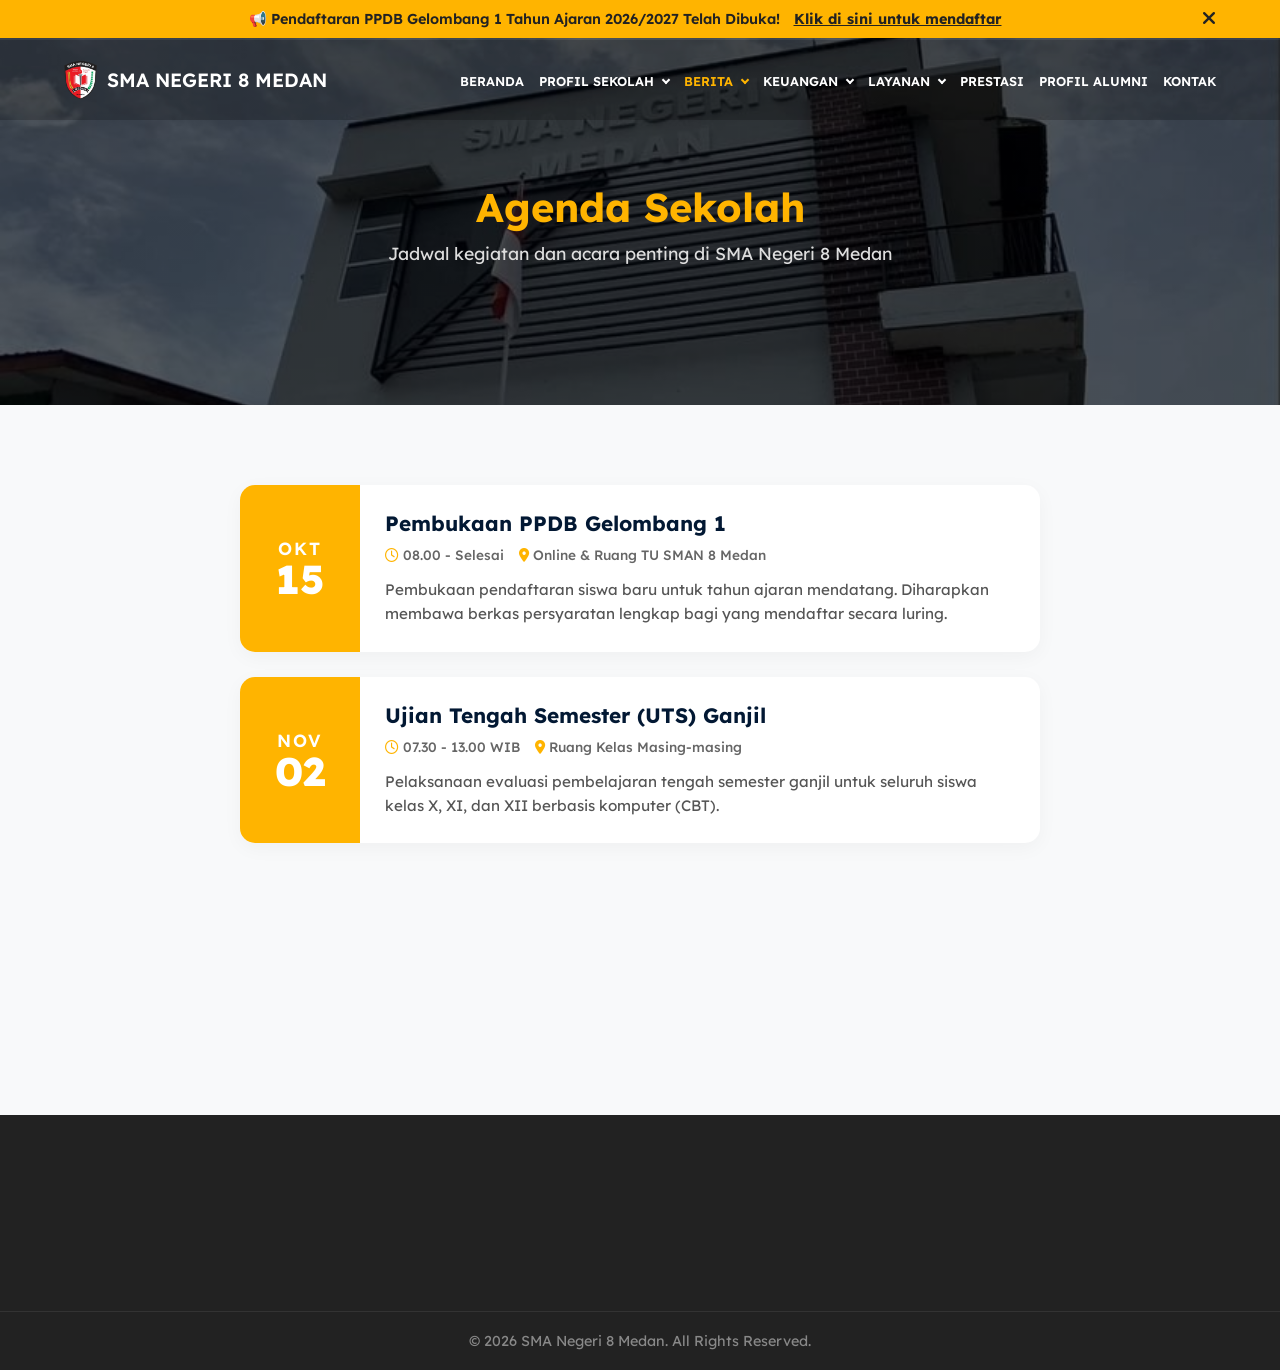
<file: pages/agenda.html>
<!DOCTYPE html>
<html lang="id">
<head>
    <meta charset="UTF-8">
    <meta name="viewport" content="width=device-width, initial-scale=1.0">
    <title>Agenda Sekolah - SMA Negeri 8 Medan</title>
    <link rel="stylesheet" href="../css/style.css">
    <link rel="stylesheet" href="../css/responsive.css">
    <link rel="preconnect" href="https://fonts.googleapis.com">
    <link rel="preconnect" href="https://fonts.gstatic.com" crossorigin>
    <link href="https://fonts.googleapis.com/css2?family=Baumans&family=Lexend:wght@100..900&display=swap" rel="stylesheet">
    <link rel="stylesheet" href="https://cdnjs.cloudflare.com/ajax/libs/font-awesome/6.4.0/css/all.min.css">
</head>
<body>

    <div class="alert-bar" id="alertBar">
        <p>📢 Pendaftaran PPDB Gelombang 1 Tahun Ajaran 2026/2027 Telah Dibuka! <a href="#">Klik di sini untuk mendaftar</a></p>
        <button id="closeAlert" class="close-alert" aria-label="Tutup Pengumuman"><i class="fa-solid fa-xmark"></i></button>
    </div>

    <header>
        <nav class="navbar">
            <div class="logo">
                <img src="../logo/smandel.png" alt="Logo">
                <span class="brand-text">SMA NEGERI 8 MEDAN</span>
            </div>

            <ul class="nav-links">
                <li><a href="../index.html">BERANDA</a></li> 
                
                <li class="dropdown">
                    <a href="#">PROFIL SEKOLAH <i class="arrow down"></i></a>
                    <ul class="dropdown-content">
                        <li><a href="sejarah.html">Sejarah</a></li>
                        <li><a href="visimisi.html">Visi & Misi</a></li>
                        <li><a href="kondisi.html">Kondisi Sekolah</a></li>
                        <li><a href="sarana-prasarana.html">Sarana Prasarana</a></li>
                        <li><a href="adiwiyata.html">Adiwiyata</a></li>
                        <li><a href="struktur-organisasi.html">Struktur Organisasi</a></li>
                        <li><a href="staff.html">Staff</a></li>
                    </ul>
                </li>
                <li class="dropdown">
                    <a href="#" style="color: #ffb400;">BERITA <i class="arrow down" style="border-color: #ffb400;"></i></a>
                    <ul class="dropdown-content">
                        <li><a href="berita.html">Berita Terbaru</a></li>
                        <li><a href="info-sekolah.html">Info Sekolah</a></li>
                        <li><a href="agenda.html">Agenda</a></li>
                        <li><a href="galery.html">Galery</a></li>
                    </ul>
                </li>
                <li class="dropdown"><a href="#">KEUANGAN <i class="arrow down"></i></a>
                    <ul class="dropdown-content">
                        <li><a href="keuangan.html">BOS</a></li><li><a href="keuangan.html">APBD</a></li><li><a href="keuangan.html">Komite</a></li>
                    </ul>
                </li>
                <li class="dropdown"><a href="#">LAYANAN <i class="arrow down"></i></a>
                    <ul class="dropdown-content">
                        <li><a href="ekstrakurikuler.html">Ekstrakurikuler</a></li>
                        <li><a href="kelas-layanan.html">Kelas Layanan</a></li>
                        <li><a href="lab-layanan.html">Laboratorium</a></li>
                        <li><a href="perpustakaan.html">Perpustakaan</a></li>
                    </ul>
                </li>
                <li><a href="../index.html#prestasi">PRESTASI</a></li>
                <li><a href="../index.html#alumni">PROFIL ALUMNI</a></li>
                <li><a href="../index.html#kontak">KONTAK</a></li>
            </ul>
        </nav>
    </header>

    <section class="page-header">
        <div class="page-header-content reveal">
            <h1>Agenda Sekolah</h1>
            <p>Jadwal kegiatan dan acara penting di SMA Negeri 8 Medan</p>
        </div>
    </section>

    <section class="section bg-light">
        <div class="container max-w-800">
            <div class="agenda-list">
                
                <div class="agenda-item reveal delay-1">
                    <div class="agenda-date">
                        <span class="month">OKT</span>
                        <span class="day">15</span>
                    </div>
                    <div class="agenda-info">
                        <h3>Pembukaan PPDB Gelombang 1</h3>
                        <div class="agenda-meta">
                            <span><i class="fa-regular fa-clock"></i> 08.00 - Selesai</span>
                            <span><i class="fa-solid fa-location-dot"></i> Online & Ruang TU SMAN 8 Medan</span>
                        </div>
                        <p>Pembukaan pendaftaran siswa baru untuk tahun ajaran mendatang. Diharapkan membawa berkas persyaratan lengkap bagi yang mendaftar secara luring.</p>
                    </div>
                </div>

                <div class="agenda-item reveal delay-2">
                    <div class="agenda-date">
                        <span class="month">NOV</span>
                        <span class="day">02</span>
                    </div>
                    <div class="agenda-info">
                        <h3>Ujian Tengah Semester (UTS) Ganjil</h3>
                        <div class="agenda-meta">
                            <span><i class="fa-regular fa-clock"></i> 07.30 - 13.00 WIB</span>
                            <span><i class="fa-solid fa-location-dot"></i> Ruang Kelas Masing-masing</span>
                        </div>
                        <p>Pelaksanaan evaluasi pembelajaran tengah semester ganjil untuk seluruh siswa kelas X, XI, dan XII berbasis komputer (CBT).</p>
                    </div>
                </div>

                <div class="agenda-item reveal delay-3">
                    <div class="agenda-date">
                        <span class="month">NOV</span>
                        <span class="day">25</span>
                    </div>
                    <div class="agenda-info">
                        <h3>Peringatan Hari Guru Nasional</h3>
                        <div class="agenda-meta">
                            <span><i class="fa-regular fa-clock"></i> 07.15 - 12.00 WIB</span>
                            <span><i class="fa-solid fa-location-dot"></i> Lapangan Utama SMAN 8 Medan</span>
                        </div>
                        <p>Upacara bendera spesial dilanjutkan dengan persembahan kreativitas dari perwakilan siswa-siswi OSIS untuk seluruh dewan guru.</p>
                    </div>
                </div>

            </div>
        </div>
    </section>

    <footer class="footer">
        <div class="container footer-content reveal">
            <div class="footer-info">
                <h3>SMA Negeri 8 Medan</h3>
                <p>Jl. Sampali No.23, Pandau Hulu II, Kec. Medan Area, Kota Medan, Sumatera Utara.</p>
            </div>
            <div class="footer-social">
                <h4>Hubungi Kami</h4>
                <div class="social-icons">
                    <a href="#"><i class="fa-brands fa-instagram"></i></a>
                    <a href="#"><i class="fa-brands fa-facebook-f"></i></a>
                    <a href="#"><i class="fa-solid fa-envelope"></i></a>
                </div>
            </div>
        </div>
        <div class="footer-bottom">
            <p>&copy; 2026 SMA Negeri 8 Medan. All Rights Reserved.</p>
        </div>
    </footer>
    <script src="../js/main.js"></script>
</body>
</html>
</file>
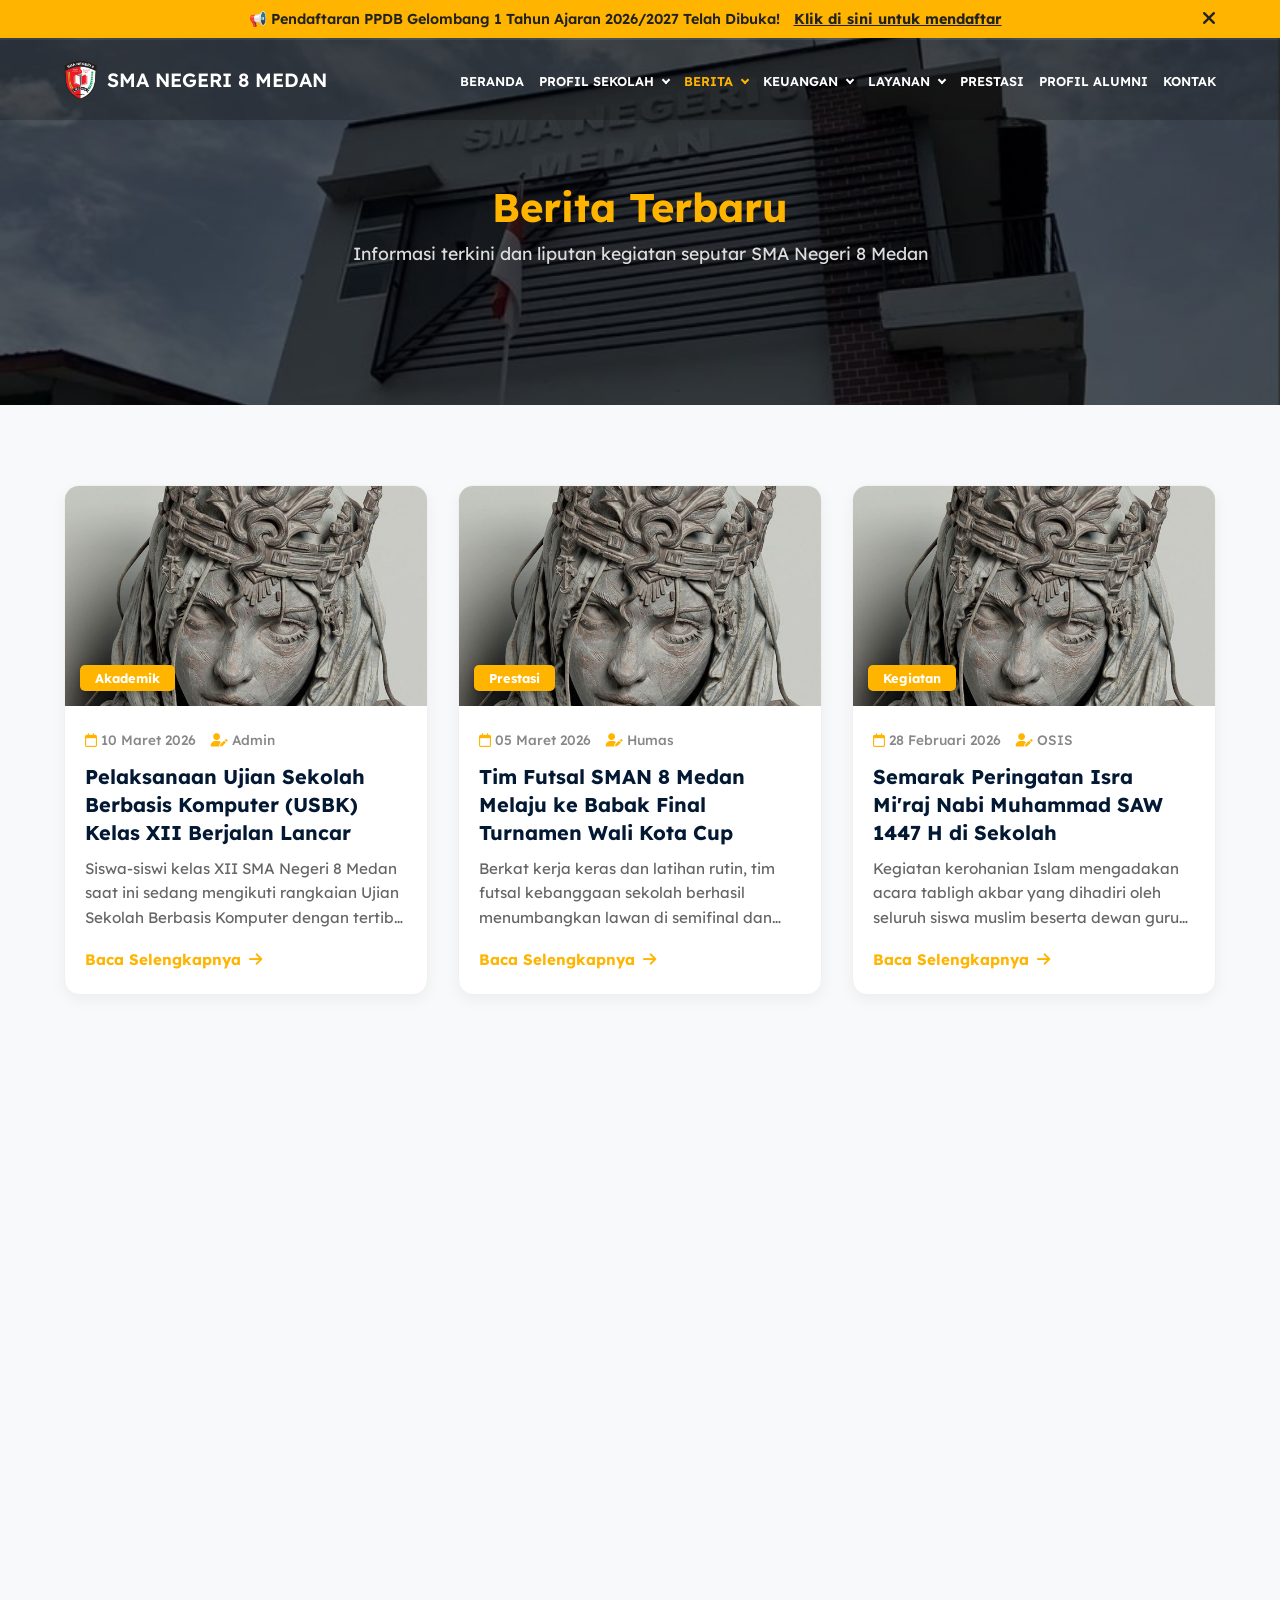
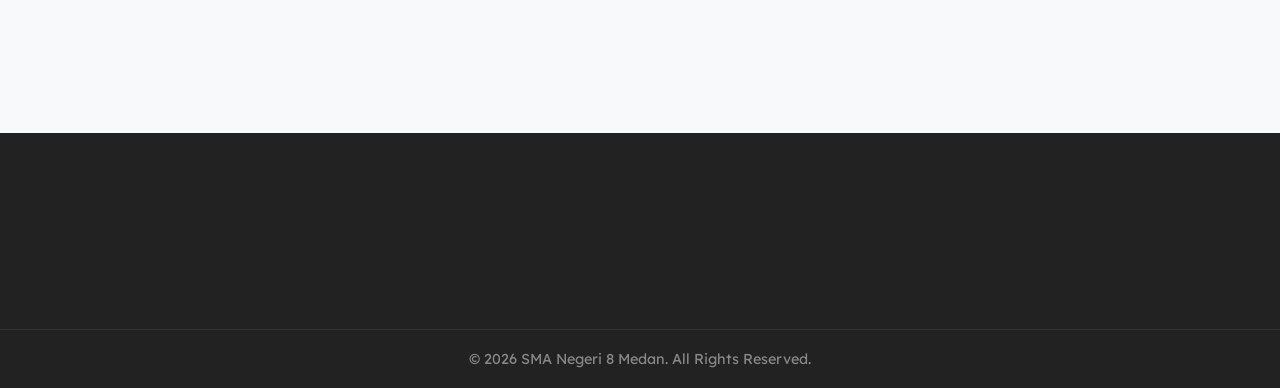
<file: pages/berita.html>
<!DOCTYPE html>
<html lang="id">
<head>
    <meta charset="UTF-8">
    <meta name="viewport" content="width=device-width, initial-scale=1.0">
    <title>Berita Terbaru - SMA Negeri 8 Medan</title>
    <link rel="stylesheet" href="../css/style.css">
    <link rel="stylesheet" href="../css/responsive.css">
    <link rel="preconnect" href="https://fonts.googleapis.com">
    <link rel="preconnect" href="https://fonts.gstatic.com" crossorigin>
    <link href="https://fonts.googleapis.com/css2?family=Baumans&family=Lexend:wght@100..900&display=swap" rel="stylesheet">
    <link rel="stylesheet" href="https://cdnjs.cloudflare.com/ajax/libs/font-awesome/6.4.0/css/all.min.css">
</head>
<body>

    <div class="alert-bar" id="alertBar">
        <p>📢 Pendaftaran PPDB Gelombang 1 Tahun Ajaran 2026/2027 Telah Dibuka! <a href="#">Klik di sini untuk mendaftar</a></p>
        <button id="closeAlert" class="close-alert" aria-label="Tutup Pengumuman">
            <i class="fa-solid fa-xmark"></i>
        </button>
    </div>

    <header>
        <nav class="navbar">
            <div class="logo">
                <img src="../logo/smandel.png" alt="Logo">
                <span class="brand-text">SMA NEGERI 8 MEDAN</span>
            </div>

            <ul class="nav-links">
                <li><a href="../index.html">BERANDA</a></li> 
                
                <li class="dropdown">
                    <a href="#">PROFIL SEKOLAH <i class="arrow down"></i></a>
                    <ul class="dropdown-content">
                        <li><a href="sejarah.html">Sejarah</a></li>
                        <li><a href="visimisi.html">Visi & Misi</a></li>
                        <li><a href="kondisi.html">Kondisi Sekolah</a></li>
                        <li><a href="sarana-prasarana.html">Sarana Prasarana</a></li>
                        <li><a href="adiwiyata.html">Adiwiyata</a></li>
                        <li><a href="struktur-organisasi.html">Struktur Organisasi</a></li>
                        <li><a href="staff.html">Staff</a></li>
                    </ul>
                </li>
                <li class="dropdown">
                    <a href="#" style="color: #ffb400;">BERITA <i class="arrow down" style="border-color: #ffb400;"></i></a>
                    <ul class="dropdown-content">
                        <li><a href="berita.html">Berita Terbaru</a></li>
                        <li><a href="info-sekolah.html">Info Sekolah</a></li>
                        <li><a href="agenda.html">Agenda</a></li>
                        <li><a href="galery.html">Galery</a></li>
                    </ul>
                </li>
                <li class="dropdown">
                    <a href="#">KEUANGAN <i class="arrow down"></i></a>
                    <ul class="dropdown-content">
                        <li><a href="keuangan.html">BOS</a></li>
                        <li><a href="keuangan.html">APBD</a></li>
                        <li><a href="keuangan.html">Komite</a></li>
                    </ul>
                </li>
                <li class="dropdown">
                    <a href="#">LAYANAN <i class="arrow down"></i></a>
                    <ul class="dropdown-content">
                        <li><a href="ekstrakurikuler.html">Ekstrakurikuler</a></li>
                        <li><a href="kelas-layanan.html">Kelas Layanan</a></li>
                        <li><a href="lab-layanan.html">Laboratorium</a></li>
                        <li><a href="perpustakaan.html">Perpustakaan</a></li>
                    </ul>
                </li>
                <li><a href="../index.html#prestasi">PRESTASI</a></li>
                <li><a href="../index.html#alumni">PROFIL ALUMNI</a></li>
                <li><a href="../index.html#kontak">KONTAK</a></li>
            </ul>
        </nav>
    </header>

    <section class="page-header">
        <div class="page-header-content reveal">
            <h1>Berita Terbaru</h1>
            <p>Informasi terkini dan liputan kegiatan seputar SMA Negeri 8 Medan</p>
        </div>
    </section>

    <section class="section bg-light">
        <div class="container">
            
            <div class="news-grid">
                
                <article class="news-box reveal">
                    <div class="news-box-img">
                        <img src="../assets/unknown.jpg" alt="Berita 1">
                        <span class="news-category">Akademik</span>
                    </div>
                    <div class="news-box-content">
                        <div class="news-box-meta">
                            <span><i class="fa-regular fa-calendar"></i> 10 Maret 2026</span>
                            <span><i class="fa-solid fa-user-pen"></i> Admin</span>
                        </div>
                        <a href="#" class="news-box-title">Pelaksanaan Ujian Sekolah Berbasis Komputer (USBK) Kelas XII Berjalan Lancar</a>
                        <p class="news-box-excerpt">Siswa-siswi kelas XII SMA Negeri 8 Medan saat ini sedang mengikuti rangkaian Ujian Sekolah Berbasis Komputer dengan tertib dan mematuhi aturan pengawas...</p>
                        <a href="#" class="read-more-btn">Baca Selengkapnya <i class="fa-solid fa-arrow-right"></i></a>
                    </div>
                </article>

                <article class="news-box reveal delay-1">
                    <div class="news-box-img">
                        <img src="../assets/unknown.jpg" alt="Berita 2">
                        <span class="news-category">Prestasi</span>
                    </div>
                    <div class="news-box-content">
                        <div class="news-box-meta">
                            <span><i class="fa-regular fa-calendar"></i> 05 Maret 2026</span>
                            <span><i class="fa-solid fa-user-pen"></i> Humas</span>
                        </div>
                        <a href="#" class="news-box-title">Tim Futsal SMAN 8 Medan Melaju ke Babak Final Turnamen Wali Kota Cup</a>
                        <p class="news-box-excerpt">Berkat kerja keras dan latihan rutin, tim futsal kebanggaan sekolah berhasil menumbangkan lawan di semifinal dan bersiap menghadapi laga puncak...</p>
                        <a href="#" class="read-more-btn">Baca Selengkapnya <i class="fa-solid fa-arrow-right"></i></a>
                    </div>
                </article>

                <article class="news-box reveal delay-2">
                    <div class="news-box-img">
                        <img src="../assets/unknown.jpg" alt="Berita 3">
                        <span class="news-category">Kegiatan</span>
                    </div>
                    <div class="news-box-content">
                        <div class="news-box-meta">
                            <span><i class="fa-regular fa-calendar"></i> 28 Februari 2026</span>
                            <span><i class="fa-solid fa-user-pen"></i> OSIS</span>
                        </div>
                        <a href="#" class="news-box-title">Semarak Peringatan Isra Mi'raj Nabi Muhammad SAW 1447 H di Sekolah</a>
                        <p class="news-box-excerpt">Kegiatan kerohanian Islam mengadakan acara tabligh akbar yang dihadiri oleh seluruh siswa muslim beserta dewan guru di lapangan utama...</p>
                        <a href="#" class="read-more-btn">Baca Selengkapnya <i class="fa-solid fa-arrow-right"></i></a>
                    </div>
                </article>

                <article class="news-box reveal">
                    <div class="news-box-img">
                        <img src="../assets/unknown.jpg" alt="Berita 4">
                        <span class="news-category">Adiwiyata</span>
                    </div>
                    <div class="news-box-content">
                        <div class="news-box-meta">
                            <span><i class="fa-regular fa-calendar"></i> 20 Februari 2026</span>
                            <span><i class="fa-solid fa-user-pen"></i> Admin</span>
                        </div>
                        <a href="#" class="news-box-title">Kerja Bakti Massal "Jumat Bersih" Menyambut Penilaian Sekolah Adiwiyata</a>
                        <p class="news-box-excerpt">Seluruh elemen sekolah bergotong royong membersihkan area kelas, menata taman, dan memilah sampah daur ulang pada kegiatan Jumat pagi...</p>
                        <a href="#" class="read-more-btn">Baca Selengkapnya <i class="fa-solid fa-arrow-right"></i></a>
                    </div>
                </article>

                <article class="news-box reveal delay-1">
                    <div class="news-box-img">
                        <img src="../assets/unknown.jpg" alt="Berita 5">
                        <span class="news-category">Info Sekolah</span>
                    </div>
                    <div class="news-box-content">
                        <div class="news-box-meta">
                            <span><i class="fa-regular fa-calendar"></i> 12 Februari 2026</span>
                            <span><i class="fa-solid fa-user-pen"></i> Kurikulum</span>
                        </div>
                        <a href="#" class="news-box-title">Sosialisasi Pemilihan Program Studi SNBP Bagi Siswa Kelas XII</a>
                        <p class="news-box-excerpt">Guru Bimbingan Konseling (BK) mengadakan pengarahan khusus terkait strategi jitu lolos Seleksi Nasional Berdasarkan Prestasi (SNBP) tahun ini...</p>
                        <a href="#" class="read-more-btn">Baca Selengkapnya <i class="fa-solid fa-arrow-right"></i></a>
                    </div>
                </article>

                <article class="news-box reveal delay-2">
                    <div class="news-box-img">
                        <img src="../assets/unknown.jpg" alt="Berita 6">
                        <span class="news-category">Guru</span>
                    </div>
                    <div class="news-box-content">
                        <div class="news-box-meta">
                            <span><i class="fa-regular fa-calendar"></i> 05 Februari 2026</span>
                            <span><i class="fa-solid fa-user-pen"></i> Kepala Sekolah</span>
                        </div>
                        <a href="#" class="news-box-title">Pelatihan Peningkatan Kompetensi Guru dalam Mengimplementasikan Kurikulum Merdeka</a>
                        <p class="news-box-excerpt">Guna meningkatkan kualitas ajar, puluhan guru SMAN 8 Medan mengikuti in-house training selama dua hari bersama narasumber dari dinas pendidikan...</p>
                        <a href="#" class="read-more-btn">Baca Selengkapnya <i class="fa-solid fa-arrow-right"></i></a>
                    </div>
                </article>

            </div>

            <div class="pagination reveal" style="justify-content: center; margin-top: 50px;">
                <button class="page-btn active">1</button>
                <button class="page-btn">2</button>
                <button class="page-btn">3</button>
                <button class="page-btn">Next <i class="fa-solid fa-angle-right" style="font-size: 0.8rem; margin-left: 5px;"></i></button>
            </div>

        </div>
    </section>

    <footer class="footer">
        <div class="container footer-content reveal">
            <div class="footer-info">
                <h3>SMA Negeri 8 Medan</h3>
                <p>Jl. Sampali No.23, Pandau Hulu II, Kec. Medan Area, Kota Medan, Sumatera Utara.</p>
            </div>
            <div class="footer-social">
                <h4>Hubungi Kami</h4>
                <div class="social-icons">
                    <a href="#"><i class="fa-brands fa-instagram"></i></a>
                    <a href="#"><i class="fa-brands fa-facebook-f"></i></a>
                    <a href="#"><i class="fa-solid fa-envelope"></i></a>
                </div>
            </div>
        </div>
        <div class="footer-bottom">
            <p>&copy; 2026 SMA Negeri 8 Medan. All Rights Reserved.</p>
        </div>
    </footer>

    <script src="../js/main.js"></script>
</body>
</html>
</file>
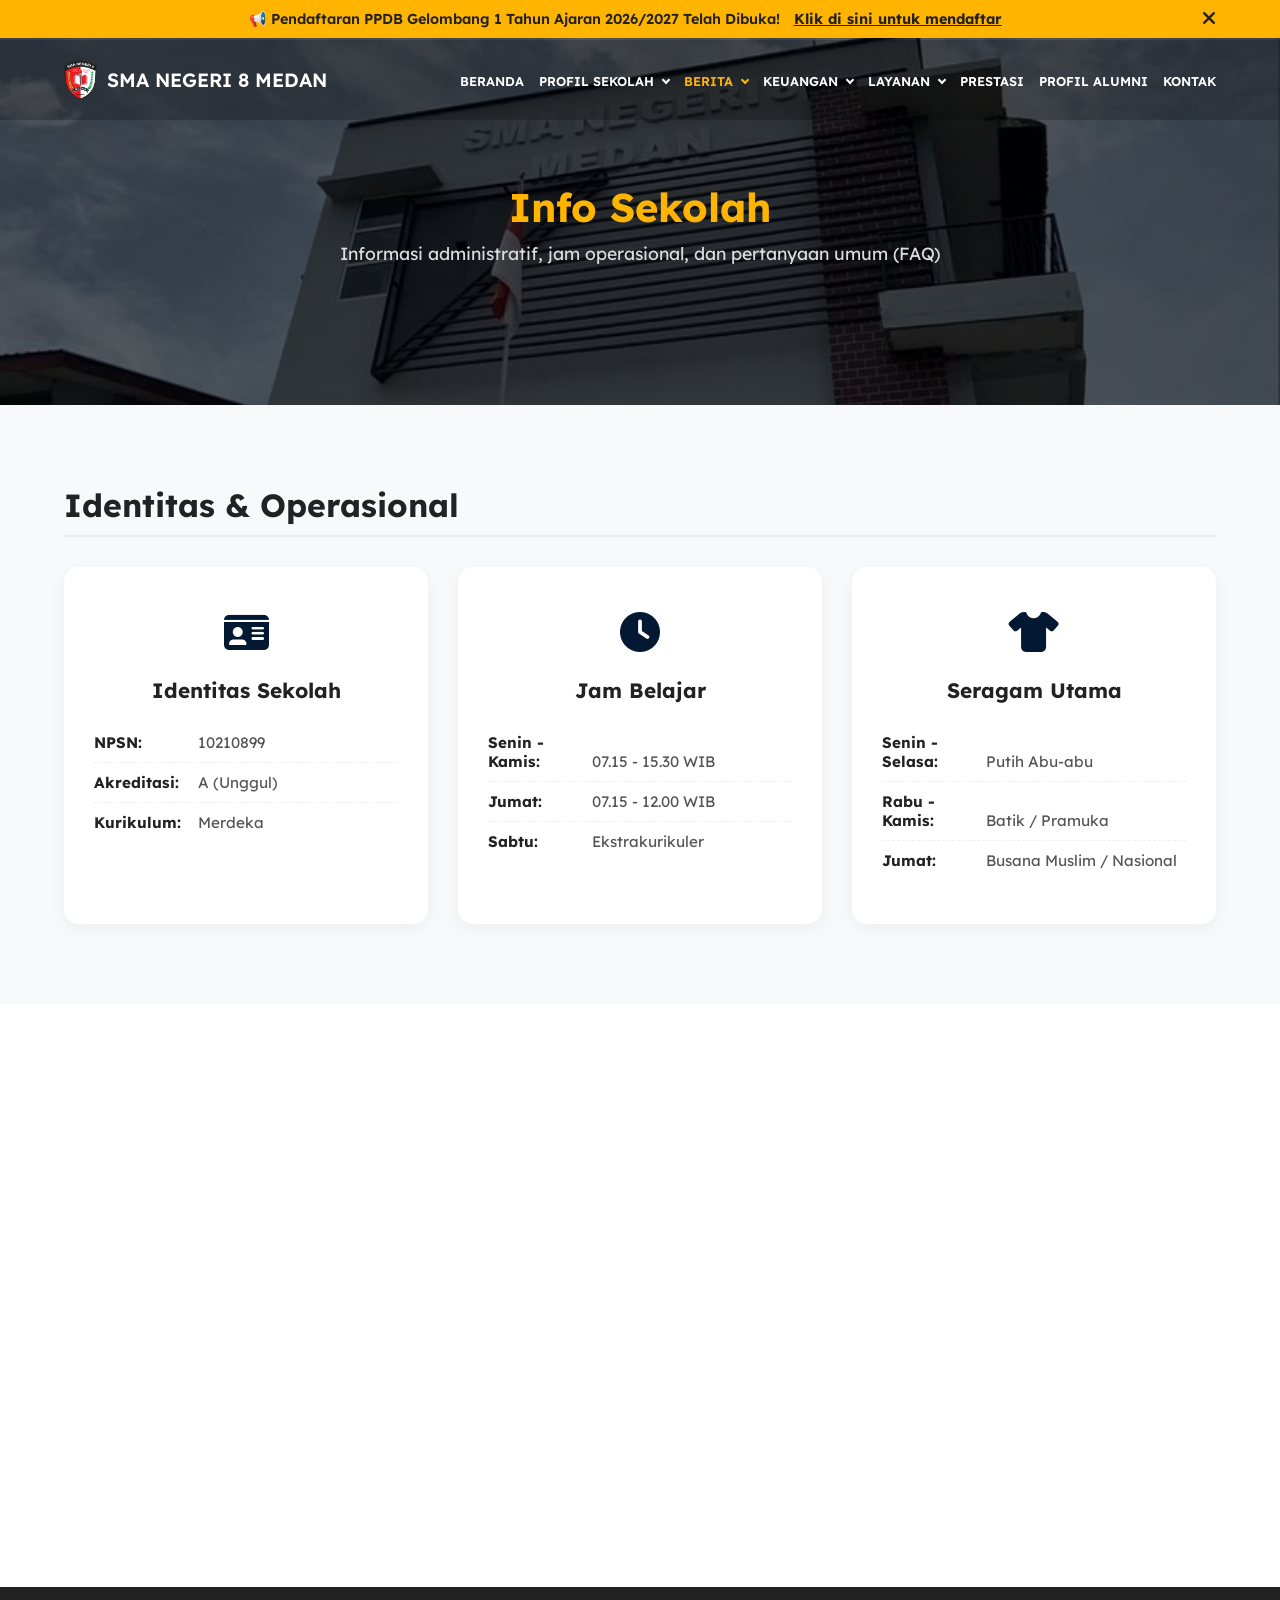
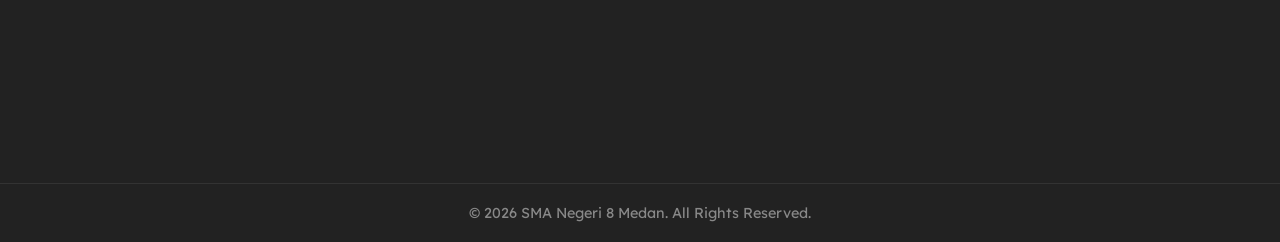
<file: pages/info-sekolah.html>
<!DOCTYPE html>
<html lang="id">
<head>
    <meta charset="UTF-8">
    <meta name="viewport" content="width=device-width, initial-scale=1.0">
    <title>Info Sekolah - SMA Negeri 8 Medan</title>
    <link rel="stylesheet" href="../css/style.css">
    <link rel="stylesheet" href="../css/responsive.css">
    <link rel="preconnect" href="https://fonts.googleapis.com">
    <link rel="preconnect" href="https://fonts.gstatic.com" crossorigin>
    <link href="https://fonts.googleapis.com/css2?family=Baumans&family=Lexend:wght@100..900&display=swap" rel="stylesheet">
    <link rel="stylesheet" href="https://cdnjs.cloudflare.com/ajax/libs/font-awesome/6.4.0/css/all.min.css">
</head>
<body>

    <div class="alert-bar" id="alertBar">
        <p>📢 Pendaftaran PPDB Gelombang 1 Tahun Ajaran 2026/2027 Telah Dibuka! <a href="#">Klik di sini untuk mendaftar</a></p>
        <button id="closeAlert" class="close-alert" aria-label="Tutup Pengumuman">
            <i class="fa-solid fa-xmark"></i>
        </button>
    </div>

    <header>
        <nav class="navbar">
            <div class="logo">
                <img src="../logo/smandel.png" alt="Logo">
                <span class="brand-text">SMA NEGERI 8 MEDAN</span>
            </div>

            <ul class="nav-links">
                <li><a href="../index.html">BERANDA</a></li> 
                
                <li class="dropdown">
                    <a href="#">PROFIL SEKOLAH <i class="arrow down"></i></a>
                    <ul class="dropdown-content">
                        <li><a href="sejarah.html">Sejarah</a></li>
                        <li><a href="visimisi.html">Visi & Misi</a></li>
                        <li><a href="kondisi.html">Kondisi Sekolah</a></li>
                        <li><a href="sarana-prasarana.html">Sarana Prasarana</a></li>
                        <li><a href="adiwiyata.html">Adiwiyata</a></li>
                        <li><a href="struktur-organisasi.html">Struktur Organisasi</a></li>
                        <li><a href="staff.html">Staff</a></li>
                    </ul>
                </li>
                <li class="dropdown">
                    <a href="#" style="color: #ffb400;">BERITA <i class="arrow down" style="border-color: #ffb400;"></i></a>
                    <ul class="dropdown-content">
                        <li><a href="berita.html">Berita Terbaru</a></li>
                        <li><a href="info-sekolah.html">Info Sekolah</a></li>
                        <li><a href="agenda.html">Agenda</a></li>
                        <li><a href="galery.html">Galery</a></li>
                    </ul>
                </li>
                <li class="dropdown">
                    <a href="#">KEUANGAN <i class="arrow down"></i></a>
                    <ul class="dropdown-content">
                        <li><a href="keuangan.html">BOS</a></li>
                        <li><a href="keuangan.html">APBD</a></li>
                        <li><a href="keuangan.html">Komite</a></li>
                    </ul>
                </li>
                <li class="dropdown">
                    <a href="#">LAYANAN <i class="arrow down"></i></a>
                    <ul class="dropdown-content">
                        <li><a href="ekstrakurikuler.html">Ekstrakurikuler</a></li>
                        <li><a href="kelas-layanan.html">Kelas Layanan</a></li>
                        <li><a href="lab-layanan.html">Laboratorium</a></li>
                        <li><a href="perpustakaan.html">Perpustakaan</a></li>
                    </ul>
                </li>
                <li><a href="../index.html#prestasi">PRESTASI</a></li>
                <li><a href="../index.html#alumni">PROFIL ALUMNI</a></li>
                <li><a href="../index.html#kontak">KONTAK</a></li>
            </ul>
        </nav>
    </header>

    <section class="page-header">
        <div class="page-header-content reveal">
            <h1>Info Sekolah</h1>
            <p>Informasi administratif, jam operasional, dan pertanyaan umum (FAQ)</p>
        </div>
    </section>

    <section class="section bg-light">
        <div class="container">
            <div class="section-header reveal">
                <h2>Identitas & Operasional</h2>
            </div>
            
            <div class="info-grid">
                <div class="info-card reveal delay-1">
                    <div class="info-icon"><i class="fa-solid fa-id-card"></i></div>
                    <h4>Identitas Sekolah</h4>
                    <ul>
                        <li><strong>NPSN:</strong> 10210899</li>
                        <li><strong>Akreditasi:</strong> A (Unggul)</li>
                        <li><strong>Kurikulum:</strong> Merdeka</li>
                    </ul>
                </div>

                <div class="info-card reveal delay-2">
                    <div class="info-icon"><i class="fa-solid fa-clock"></i></div>
                    <h4>Jam Belajar</h4>
                    <ul>
                        <li><strong>Senin - Kamis:</strong> 07.15 - 15.30 WIB</li>
                        <li><strong>Jumat:</strong> 07.15 - 12.00 WIB</li>
                        <li><strong>Sabtu:</strong> Ekstrakurikuler</li>
                    </ul>
                </div>

                <div class="info-card reveal delay-3">
                    <div class="info-icon"><i class="fa-solid fa-shirt"></i></div>
                    <h4>Seragam Utama</h4>
                    <ul>
                        <li><strong>Senin - Selasa:</strong> Putih Abu-abu</li>
                        <li><strong>Rabu - Kamis:</strong> Batik / Pramuka</li>
                        <li><strong>Jumat:</strong> Busana Muslim / Nasional</li>
                    </ul>
                </div>
            </div>
        </div>
    </section>

    <section class="section">
        <div class="container">
            <div class="section-header reveal">
                <h2>Pertanyaan yang Sering Diajukan (FAQ)</h2>
            </div>

            <div class="faq-container reveal delay-1">
                
                <div class="faq-item">
                    <div class="faq-question">
                        <h4>Bagaimana alur pendaftaran siswa baru (PPDB)?</h4>
                        <i class="fa-solid fa-chevron-down"></i>
                    </div>
                    <div class="faq-answer">
                        <p>Pendaftaran Peserta Didik Baru (PPDB) dilakukan secara online melalui portal resmi Dinas Pendidikan Provinsi. Terdapat beberapa jalur pendaftaran yaitu Jalur Zonasi, Jalur Prestasi, Jalur Afirmasi, dan Jalur Pindah Tugas Orang Tua.</p>
                    </div>
                </div>

                <div class="faq-item">
                    <div class="faq-question">
                        <h4>Apakah SMAN 8 Medan menerima siswa pindahan?</h4>
                        <i class="fa-solid fa-chevron-down"></i>
                    </div>
                    <div class="faq-answer">
                        <p>Ya, kami menerima siswa pindahan asalkan daya tampung kelas tujuan masih tersedia dan memenuhi syarat administratif (surat pindah dari sekolah asal, rapor yang dilegalisir, serta mendapat persetujuan dari Dinas Pendidikan setempat).</p>
                    </div>
                </div>

                <div class="faq-item">
                    <div class="faq-question">
                        <h4>Apa saja ekstrakurikuler unggulan di sini?</h4>
                        <i class="fa-solid fa-chevron-down"></i>
                    </div>
                    <div class="faq-answer">
                        <p>Beberapa ekstrakurikuler unggulan yang kerap menjuarai lomba adalah Paskibraka, Pramuka, Futsal, Basket, dan Olimpiade Sains Nasional (OSN).</p>
                    </div>
                </div>

                <div class="faq-item">
                    <div class="faq-question">
                        <h4>Bagaimana cara menghubungi pihak sekolah?</h4>
                        <i class="fa-solid fa-chevron-down"></i>
                    </div>
                    <div class="faq-answer">
                        <p>Anda dapat datang langsung ke ruang Tata Usaha pada jam kerja (08.00 - 14.00 WIB), atau menghubungi melalui email dan media sosial resmi yang tertera pada bagian bawah website ini.</p>
                    </div>
                </div>

            </div>
        </div>
    </section>

    <footer class="footer">
        <div class="container footer-content reveal">
            <div class="footer-info">
                <h3>SMA Negeri 8 Medan</h3>
                <p>Jl. Sampali No.23, Pandau Hulu II, Kec. Medan Area, Kota Medan, Sumatera Utara.</p>
            </div>
            <div class="footer-social">
                <h4>Hubungi Kami</h4>
                <div class="social-icons">
                    <a href="#"><i class="fa-brands fa-instagram"></i></a>
                    <a href="#"><i class="fa-brands fa-facebook-f"></i></a>
                    <a href="#"><i class="fa-solid fa-envelope"></i></a>
                </div>
            </div>
        </div>
        <div class="footer-bottom">
            <p>&copy; 2026 SMA Negeri 8 Medan. All Rights Reserved.</p>
        </div>
    </footer>

    <script src="../js/main.js"></script>
</body>
</html>
</file>
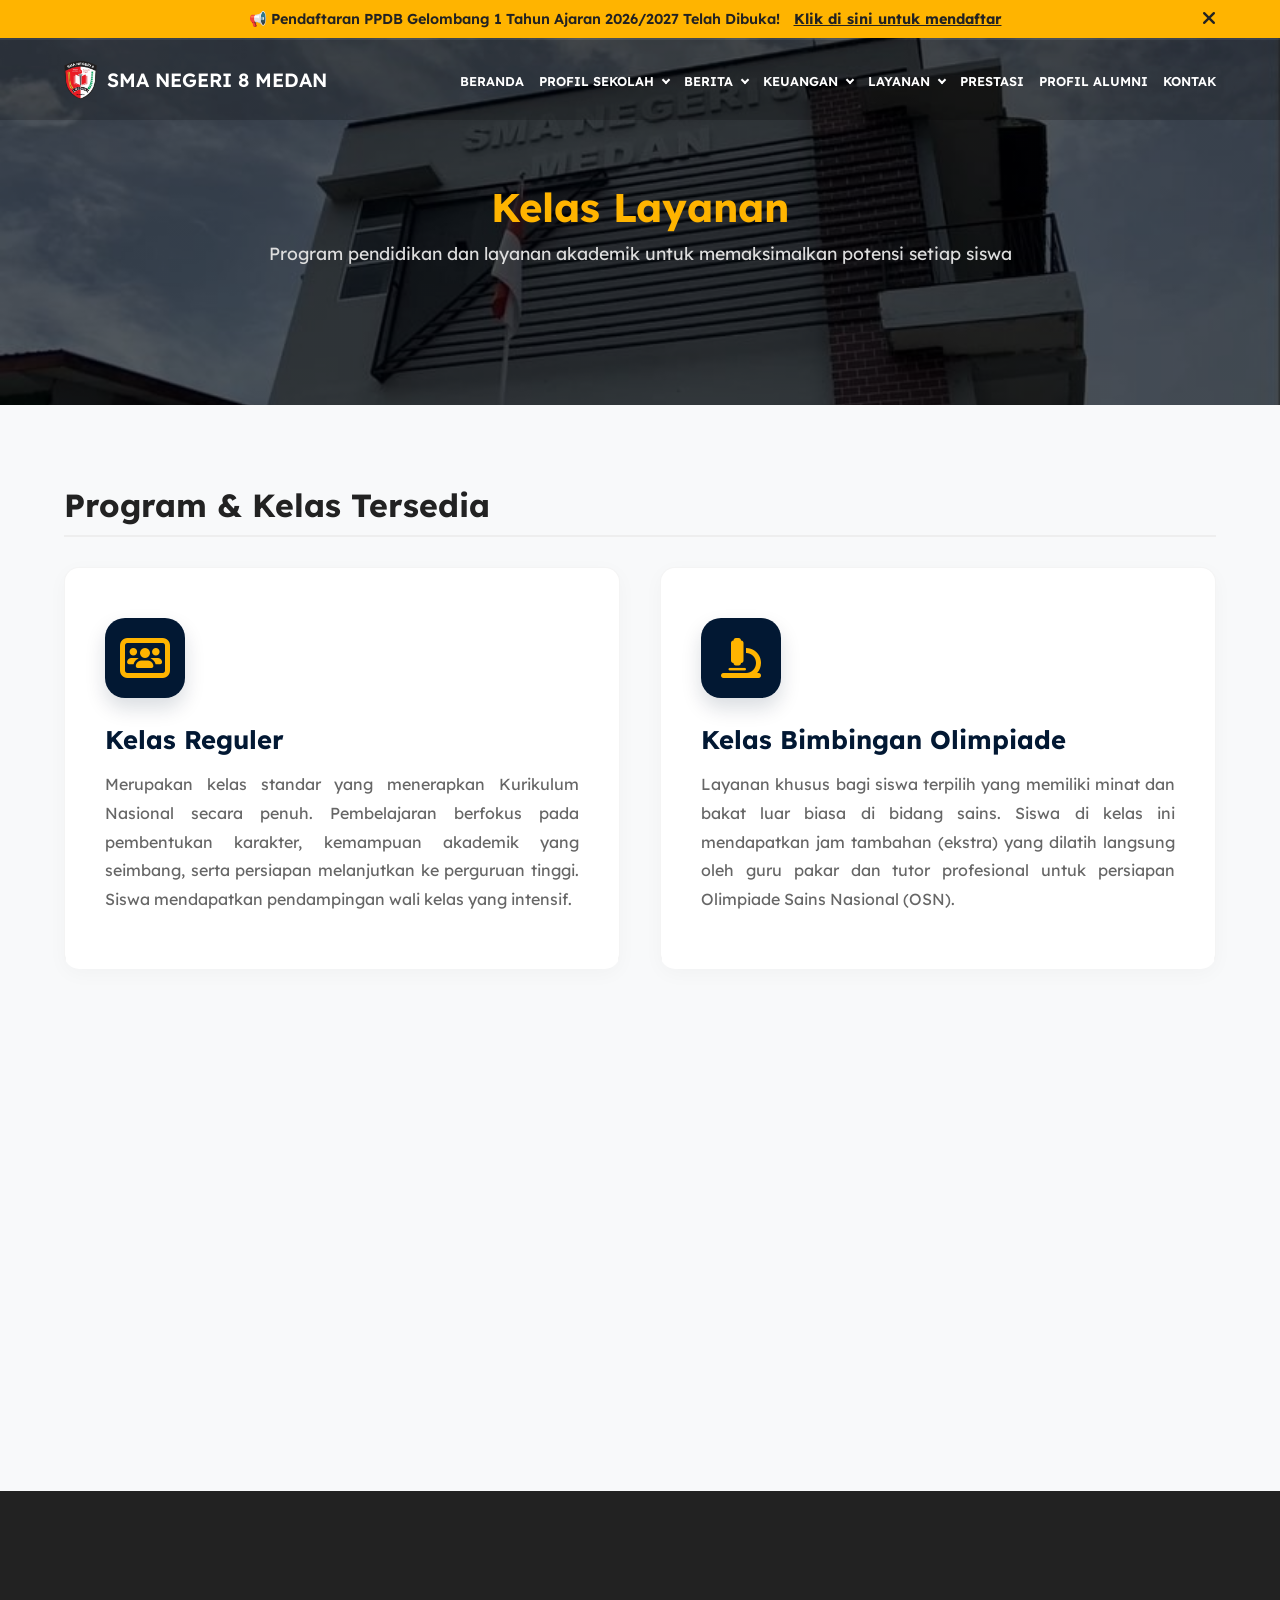
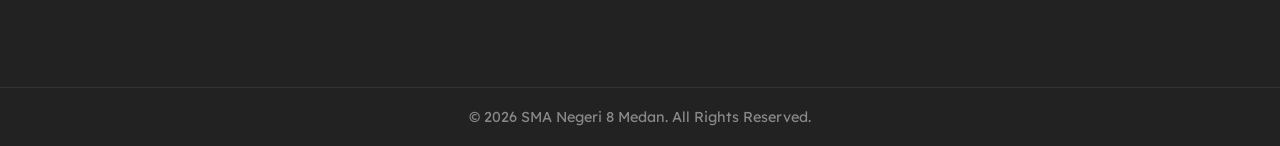
<file: pages/kelas-layanan.html>
<!DOCTYPE html>
<html lang="id">
<head>
    <meta charset="UTF-8">
    <meta name="viewport" content="width=device-width, initial-scale=1.0">
    <title>Kelas Layanan - SMA Negeri 8 Medan</title>
    <link rel="stylesheet" href="../css/style.css">
    <link rel="stylesheet" href="../css/responsive.css">
    <link rel="preconnect" href="https://fonts.googleapis.com">
    <link rel="preconnect" href="https://fonts.gstatic.com" crossorigin>
    <link href="https://fonts.googleapis.com/css2?family=Baumans&family=Lexend:wght@100..900&display=swap" rel="stylesheet">
    <link rel="stylesheet" href="https://cdnjs.cloudflare.com/ajax/libs/font-awesome/6.4.0/css/all.min.css">
</head>
<body>

    <div class="alert-bar" id="alertBar">
        <p>📢 Pendaftaran PPDB Gelombang 1 Tahun Ajaran 2026/2027 Telah Dibuka! <a href="#">Klik di sini untuk mendaftar</a></p>
        <button id="closeAlert" class="close-alert" aria-label="Tutup Pengumuman">
            <i class="fa-solid fa-xmark"></i>
        </button>
    </div>

    <header>
        <nav class="navbar">
            <div class="logo">
                <img src="../logo/smandel.png" alt="Logo">
                <span class="brand-text">SMA NEGERI 8 MEDAN</span>
            </div>

            <ul class="nav-links">
                <li><a href="../index.html">BERANDA</a></li> 
                
                <li class="dropdown">
                    <a href="#">PROFIL SEKOLAH <i class="arrow down"></i></a>
                    <ul class="dropdown-content">
                        <li><a href="sejarah.html">Sejarah</a></li>
                        <li><a href="visimisi.html">Visi & Misi</a></li>
                        <li><a href="kondisi.html">Kondisi Sekolah</a></li>
                        <li><a href="sarana-prasarana.html">Sarana Prasarana</a></li>
                        <li><a href="adiwiyata.html">Adiwiyata</a></li>
                        <li><a href="struktur-organisasi.html">Struktur Organisasi</a></li>
                        <li><a href="staff.html">Staff</a></li>
                    </ul>
                </li>
                <li class="dropdown">
                    <a href="#">BERITA <i class="arrow down"></i></a>
                    <ul class="dropdown-content">
                        <li><a href="berita.html">Berita Terbaru</a></li>
                        <li><a href="info-sekolah.html">Info Sekolah</a></li>
                        <li><a href="agenda.html">Agenda</a></li>
                        <li><a href="galery.html">Galery</a></li>
                    </ul>
                </li>
                <li class="dropdown">
                    <a href="#">KEUANGAN <i class="arrow down"></i></a>
                    <ul class="dropdown-content">
                        <li><a href="keuangan.html">BOS</a></li>
                        <li><a href="keuangan.html">APBD</a></li>
                        <li><a href="keuangan.html">Komite</a></li>
                    </ul>
                </li>
                <li class="dropdown">
                    <a href="#">LAYANAN <i class="arrow down"></i></a>
                    <ul class="dropdown-content">
                        <li><a href="ekstrakurikuler.html">Ekstrakurikuler</a></li>
                        <li><a href="kelas-layanan.html">Kelas Layanan</a></li>
                        <li><a href="lab-layanan.html">Laboratorium</a></li>
                        <li><a href="perpustakaan.html">Perpustakaan</a></li>
                    </ul>
                </li>
                <li><a href="../index.html#prestasi">PRESTASI</a></li>
                <li><a href="../index.html#alumni">PROFIL ALUMNI</a></li>
                <li><a href="../index.html#kontak">KONTAK</a></li>
            </ul>
        </nav>
    </header>

    <section class="page-header">
        <div class="page-header-content reveal">
            <h1>Kelas Layanan</h1>
            <p>Program pendidikan dan layanan akademik untuk memaksimalkan potensi setiap siswa</p>
        </div>
    </section>

    <section class="section bg-light">
        <div class="container">
            
            <div class="section-header reveal">
                <h2>Program & Kelas Tersedia</h2>
            </div>

            <div class="layanan-grid">
                
                <div class="layanan-card reveal">
                    <div class="layanan-icon">
                        <i class="fa-solid fa-users-rectangle"></i>
                    </div>
                    <h3>Kelas Reguler</h3>
                    <p>Merupakan kelas standar yang menerapkan Kurikulum Nasional secara penuh. Pembelajaran berfokus pada pembentukan karakter, kemampuan akademik yang seimbang, serta persiapan melanjutkan ke perguruan tinggi. Siswa mendapatkan pendampingan wali kelas yang intensif.</p>
                </div>

                <div class="layanan-card reveal delay-1">
                    <div class="layanan-icon">
                        <i class="fa-solid fa-microscope"></i>
                    </div>
                    <h3>Kelas Bimbingan Olimpiade</h3>
                    <p>Layanan khusus bagi siswa terpilih yang memiliki minat dan bakat luar biasa di bidang sains. Siswa di kelas ini mendapatkan jam tambahan (ekstra) yang dilatih langsung oleh guru pakar dan tutor profesional untuk persiapan Olimpiade Sains Nasional (OSN).</p>
                </div>

                <div class="layanan-card reveal">
                    <div class="layanan-icon">
                        <i class="fa-solid fa-laptop-code"></i>
                    </div>
                    <h3>Kelas Berbasis Digital (CBT)</h3>
                    <p>Beberapa kelas percontohan telah dilengkapi dengan fasilitas smart-board dan menerapkan sistem pembelajaran *paperless*. Evaluasi harian dan ujian sekolah dilakukan sepenuhnya menggunakan perangkat gawai / komputer (Computer Based Test).</p>
                </div>

                <div class="layanan-card reveal delay-1">
                    <div class="layanan-icon">
                        <i class="fa-solid fa-user-doctor"></i>
                    </div>
                    <h3>Layanan Bimbingan Konseling (BK)</h3>
                    <p>SMAN 8 Medan menyediakan ruang Bimbingan dan Konseling yang ramah dan rahasia. Siswa dapat berkonsultasi mengenai masalah akademik, pengembangan karir (pemilihan jurusan SNBP/SNBT), hingga masalah psikologis dan sosial.</p>
                </div>

            </div>

        </div>
    </section>

    <footer class="footer">
        <div class="container footer-content reveal">
            <div class="footer-info">
                <h3>SMA Negeri 8 Medan</h3>
                <p>Jl. Sampali No.23, Pandau Hulu II, Kec. Medan Area, Kota Medan, Sumatera Utara.</p>
            </div>
            <div class="footer-social">
                <h4>Hubungi Kami</h4>
                <div class="social-icons">
                    <a href="#"><i class="fa-brands fa-instagram"></i></a>
                    <a href="#"><i class="fa-brands fa-facebook-f"></i></a>
                    <a href="#"><i class="fa-solid fa-envelope"></i></a>
                </div>
            </div>
        </div>
        <div class="footer-bottom">
            <p>&copy; 2026 SMA Negeri 8 Medan. All Rights Reserved.</p>
        </div>
    </footer>

    <script src="../js/main.js"></script>
</body>
</html>
</file>
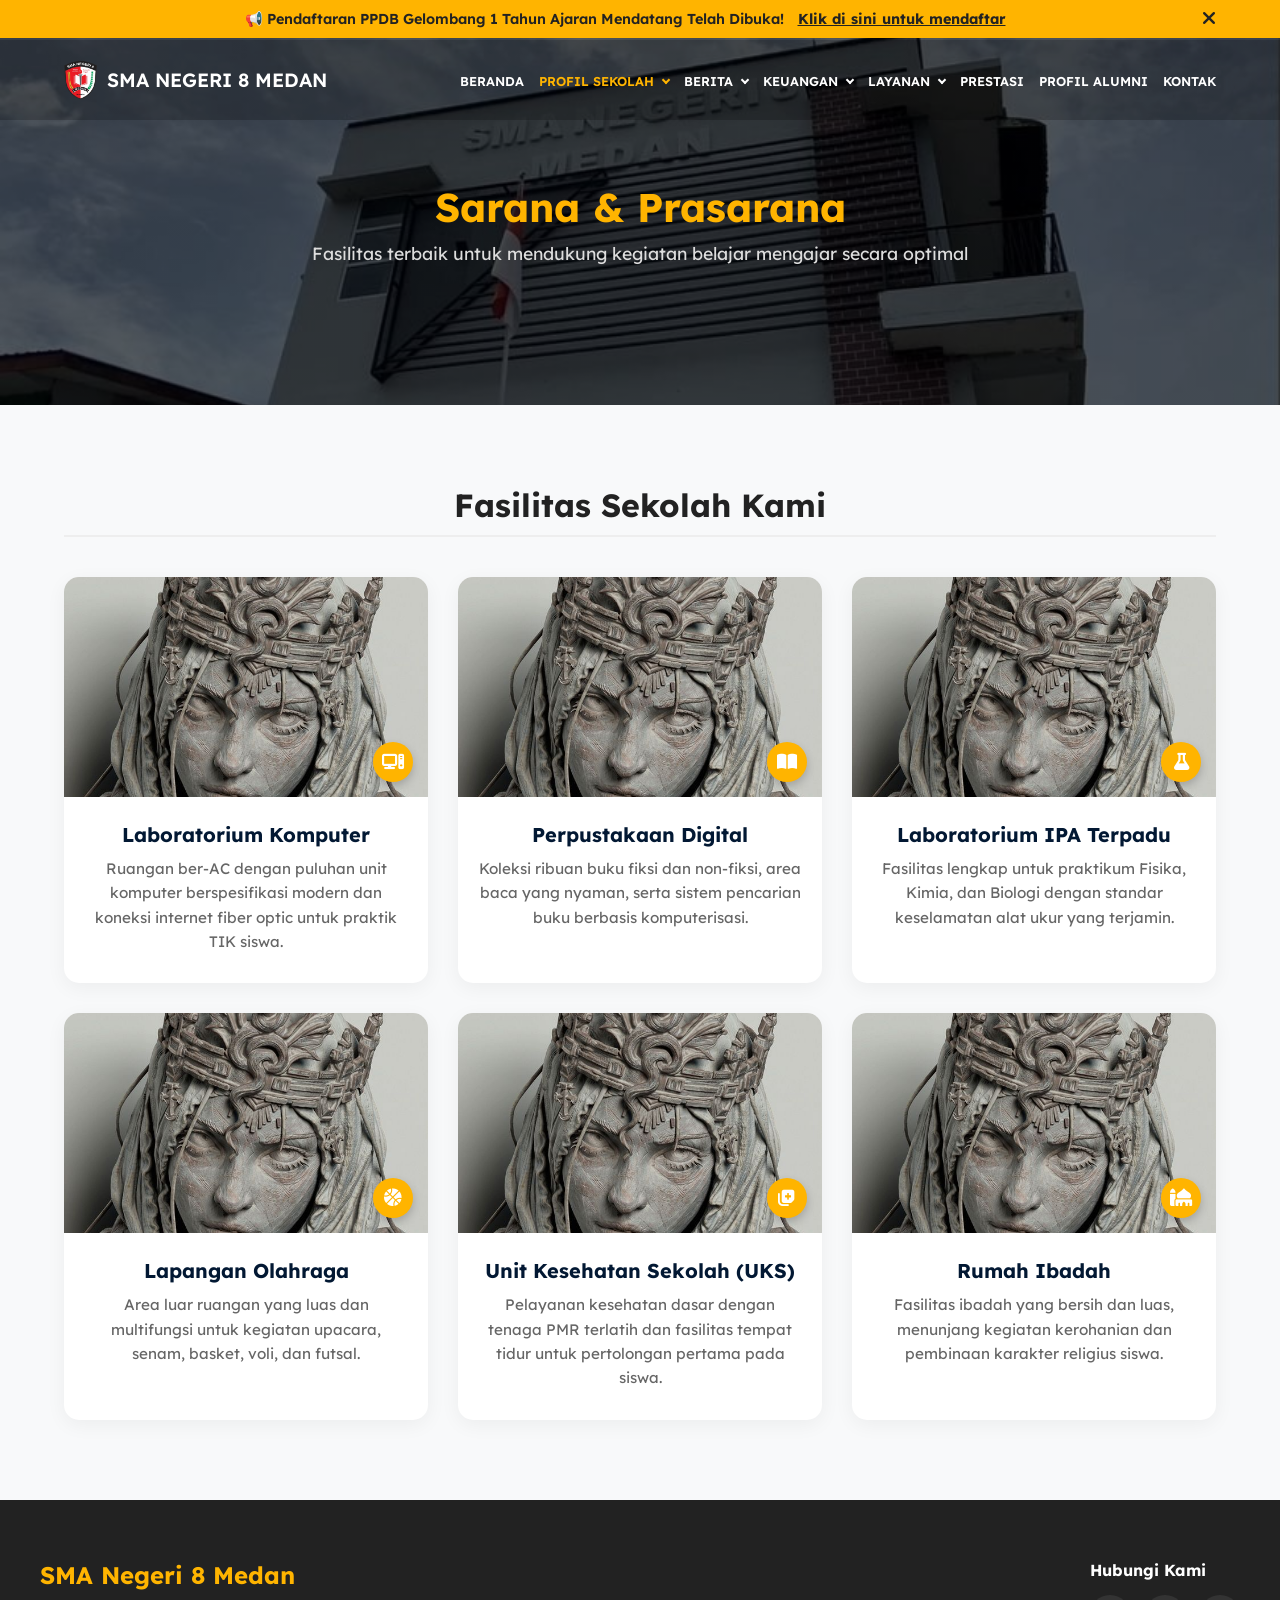
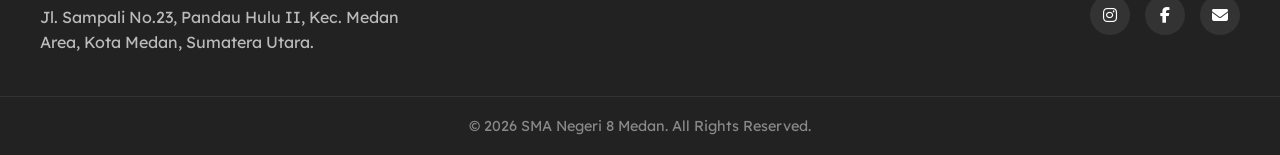
<file: pages/sarana-prasarana.html>
<!DOCTYPE html>
<html lang="id">
<head>
    <meta charset="UTF-8">
    <meta name="viewport" content="width=device-width, initial-scale=1.0">
    <title>Sarana & Prasarana - SMA Negeri 8 Medan</title>
    <link rel="stylesheet" href="../css/style.css">
    <link rel="stylesheet" href="../css/responsive.css">
    <link rel="preconnect" href="https://fonts.googleapis.com">
    <link rel="preconnect" href="https://fonts.gstatic.com" crossorigin>
    <link href="https://fonts.googleapis.com/css2?family=Baumans&family=Lexend:wght@100..900&display=swap" rel="stylesheet">
    <link rel="stylesheet" href="https://cdnjs.cloudflare.com/ajax/libs/font-awesome/6.4.0/css/all.min.css">
</head>
<body>

    <div class="alert-bar" id="alertBar">
        <p>📢 Pendaftaran PPDB Gelombang 1 Tahun Ajaran Mendatang Telah Dibuka! <a href="#">Klik di sini untuk mendaftar</a></p>
        <button id="closeAlert" class="close-alert" aria-label="Tutup Pengumuman">
            <i class="fa-solid fa-xmark"></i>
        </button>
    </div>

    <header>
        <nav class="navbar">
            <div class="logo">
                <img src="../logo/smandel.png" alt="Logo">
                <span class="brand-text">SMA NEGERI 8 MEDAN</span>
            </div>

            <ul class="nav-links">
                <li><a href="../index.html">BERANDA</a></li> 
                
                <li class="dropdown">
                    <a href="#" style="color: #ffb400;">PROFIL SEKOLAH <i class="arrow down" style="border-color: #ffb400;"></i></a>
                    <ul class="dropdown-content">
                        <li><a href="sejarah.html">Sejarah</a></li>
                        <li><a href="visimisi.html">Visi & Misi</a></li>
                        <li><a href="kondisi.html">Kondisi Sekolah</a></li>
                        <li><a href="sarana-prasarana.html">Sarana Prasarana</a></li>
                        <li><a href="adiwiyata.html">Adiwiyata</a></li>
                        <li><a href="struktur-organisasi.html">Struktur Organisasi</a></li>
                        <li><a href="staff.html">Staff</a></li>
                    </ul>
                </li>
                <li class="dropdown">
                    <a href="#">BERITA <i class="arrow down"></i></a>
                    <ul class="dropdown-content">
                        <li><a href="berita.html">Berita Terbaru</a></li>
                        <li><a href="info-sekolah.html">Info Sekolah</a></li>
                        <li><a href="agenda.html">Agenda</a></li>
                        <li><a href="galery.html">Galery</a></li>
                    </ul>
                </li>
                <li class="dropdown">
                    <a href="#">KEUANGAN <i class="arrow down"></i></a>
                    <ul class="dropdown-content">
                        <li><a href="keuangan.html">BOS</a></li>
                        <li><a href="keuangan.html">APBD</a></li>
                        <li><a href="keuangan.html">Komite</a></li>
                    </ul>
                </li>
                
                <li class="dropdown">
                    <a href="#">LAYANAN <i class="arrow down"></i></a>
                    <ul class="dropdown-content">
                        <li><a href="ekstrakurikuler.html">Ekstrakurikuler</a></li>
                        <li><a href="kelas-layanan.html">Kelas Layanan</a></li>
                        <li><a href="lab-layanan.html">Laboratorium</a></li>
                        <li><a href="perpustakaan.html">Perpustakaan</a></li>
                    </ul>
                </li>
                <li><a href="..#prestasi">PRESTASI</a></li>
                <li><a href="..#alumni">PROFIL ALUMNI</a></li>
                <li><a href="..#kontak">KONTAK</a></li>
            </ul>
        </nav>
    </header>

    <section class="page-header">
        <div class="page-header-content">
            <h1>Sarana & Prasarana</h1>
            <p>Fasilitas terbaik untuk mendukung kegiatan belajar mengajar secara optimal</p>
        </div>
    </section>

    <section class="section bg-light">
        <div class="container">
            
            <div class="section-header" style="justify-content: center; text-align: center;">
                <h2>Fasilitas Sekolah Kami</h2>
            </div>

            <div class="fasilitas-grid">
                
                <div class="fasilitas-card">
                    <div class="fasilitas-img">
                        <img src="../assets/unknown.jpg" alt="Laboratorium Komputer"> <div class="fasilitas-icon"><i class="fa-solid fa-computer"></i></div>
                    </div>
                    <div class="fasilitas-info">
                        <h4>Laboratorium Komputer</h4>
                        <p>Ruangan ber-AC dengan puluhan unit komputer berspesifikasi modern dan koneksi internet fiber optic untuk praktik TIK siswa.</p>
                    </div>
                </div>

                <div class="fasilitas-card">
                    <div class="fasilitas-img">
                        <img src="../assets/unknown.jpg" alt="Perpustakaan">
                        <div class="fasilitas-icon"><i class="fa-solid fa-book-open"></i></div>
                    </div>
                    <div class="fasilitas-info">
                        <h4>Perpustakaan Digital</h4>
                        <p>Koleksi ribuan buku fiksi dan non-fiksi, area baca yang nyaman, serta sistem pencarian buku berbasis komputerisasi.</p>
                    </div>
                </div>

                <div class="fasilitas-card">
                    <div class="fasilitas-img">
                        <img src="../assets/unknown.jpg" alt="Laboratorium IPA">
                        <div class="fasilitas-icon"><i class="fa-solid fa-flask"></i></div>
                    </div>
                    <div class="fasilitas-info">
                        <h4>Laboratorium IPA Terpadu</h4>
                        <p>Fasilitas lengkap untuk praktikum Fisika, Kimia, dan Biologi dengan standar keselamatan alat ukur yang terjamin.</p>
                    </div>
                </div>

                <div class="fasilitas-card">
                    <div class="fasilitas-img">
                        <img src="../assets/unknown.jpg" alt="Lapangan Olahraga">
                        <div class="fasilitas-icon"><i class="fa-solid fa-basketball"></i></div>
                    </div>
                    <div class="fasilitas-info">
                        <h4>Lapangan Olahraga</h4>
                        <p>Area luar ruangan yang luas dan multifungsi untuk kegiatan upacara, senam, basket, voli, dan futsal.</p>
                    </div>
                </div>

                <div class="fasilitas-card">
                    <div class="fasilitas-img">
                        <img src="../assets/unknown.jpg" alt="Ruang UKS">
                        <div class="fasilitas-icon"><i class="fa-solid fa-notes-medical"></i></div>
                    </div>
                    <div class="fasilitas-info">
                        <h4>Unit Kesehatan Sekolah (UKS)</h4>
                        <p>Pelayanan kesehatan dasar dengan tenaga PMR terlatih dan fasilitas tempat tidur untuk pertolongan pertama pada siswa.</p>
                    </div>
                </div>

                <div class="fasilitas-card">
                    <div class="fasilitas-img">
                        <img src="../assets/unknown.jpg" alt="Masjid / Musholla">
                        <div class="fasilitas-icon"><i class="fa-solid fa-mosque"></i></div>
                    </div>
                    <div class="fasilitas-info">
                        <h4>Rumah Ibadah</h4>
                        <p>Fasilitas ibadah yang bersih dan luas, menunjang kegiatan kerohanian dan pembinaan karakter religius siswa.</p>
                    </div>
                </div>

            </div>

        </div>
    </section>

    <footer class="footer">
        <div class="container footer-content">
            <div class="footer-info">
                <h3>SMA Negeri 8 Medan</h3>
                <p>Jl. Sampali No.23, Pandau Hulu II, Kec. Medan Area, Kota Medan, Sumatera Utara.</p>
            </div>
            <div class="footer-social">
                <h4>Hubungi Kami</h4>
                <div class="social-icons">
                    <a href="#"><i class="fa-brands fa-instagram"></i></a>
                    <a href="#"><i class="fa-brands fa-facebook-f"></i></a>
                    <a href="#"><i class="fa-solid fa-envelope"></i></a>
                </div>
            </div>
        </div>
        <div class="footer-bottom">
            <p>&copy; 2026 SMA Negeri 8 Medan. All Rights Reserved.</p>
        </div>
    </footer>

    <script src="../js/main.js"></script>
</body>
</html>
</file>
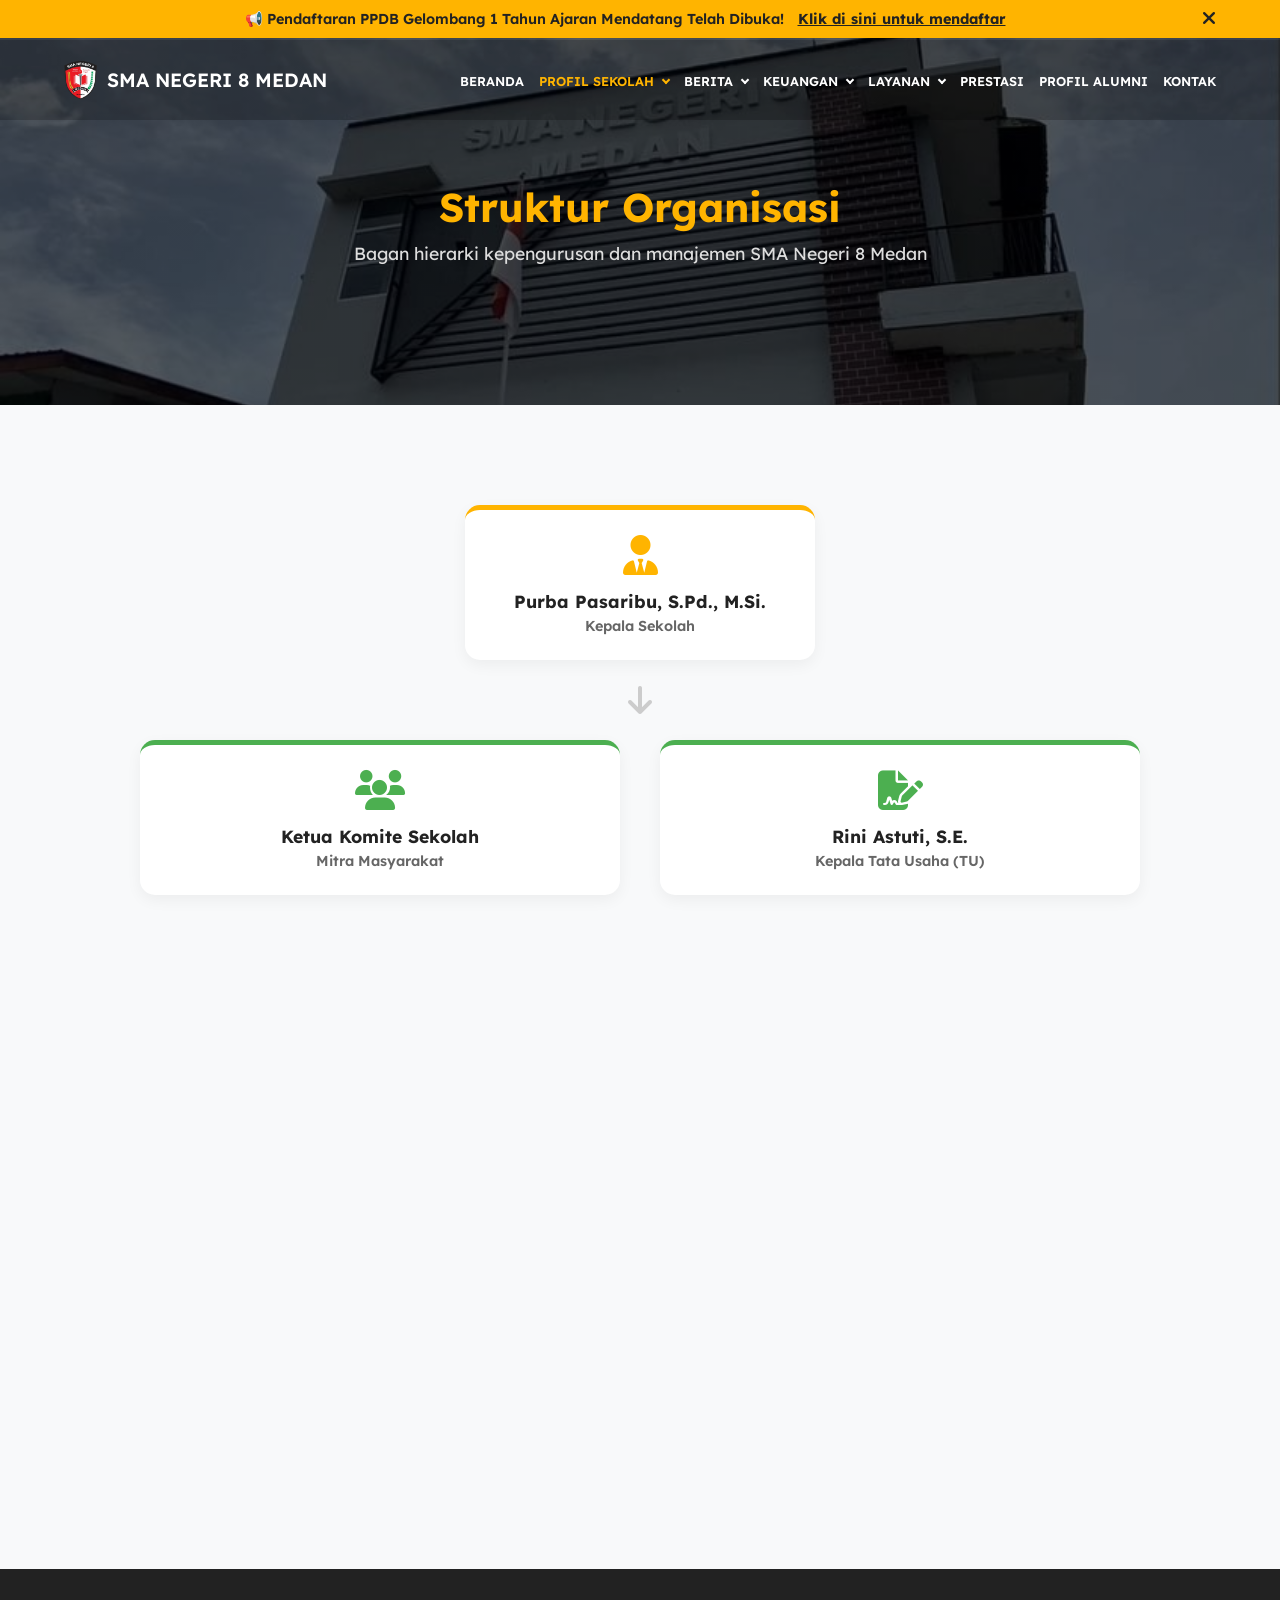
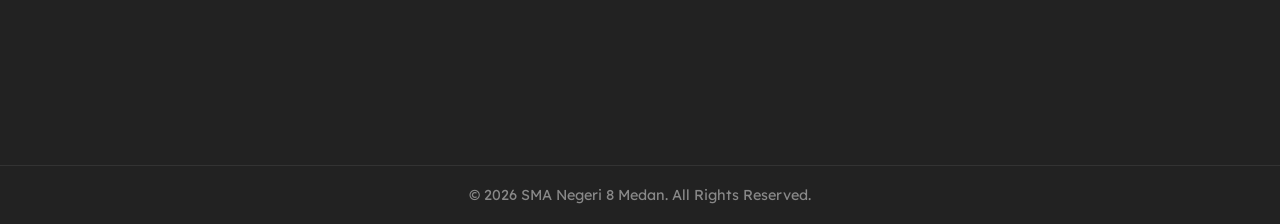
<file: pages/struktur-organisasi.html>
<!DOCTYPE html>
<html lang="id">
<head>
    <meta charset="UTF-8">
    <meta name="viewport" content="width=device-width, initial-scale=1.0">
    <title>Struktur Organisasi - SMA Negeri 8 Medan</title>
    <link rel="stylesheet" href="../css/style.css">
    <link rel="stylesheet" href="../css/responsive.css">
    <link rel="preconnect" href="https://fonts.googleapis.com">
    <link rel="preconnect" href="https://fonts.gstatic.com" crossorigin>
    <link href="https://fonts.googleapis.com/css2?family=Baumans&family=Lexend:wght@100..900&display=swap" rel="stylesheet">
    <link rel="stylesheet" href="https://cdnjs.cloudflare.com/ajax/libs/font-awesome/6.4.0/css/all.min.css">
</head>
<body>

    <div class="alert-bar" id="alertBar">
        <p>📢 Pendaftaran PPDB Gelombang 1 Tahun Ajaran Mendatang Telah Dibuka! <a href="#">Klik di sini untuk mendaftar</a></p>
        <button id="closeAlert" class="close-alert" aria-label="Tutup Pengumuman">
            <i class="fa-solid fa-xmark"></i>
        </button>
    </div>

    <header>
        <nav class="navbar">
            <div class="logo">
                <img src="../logo/smandel.png" alt="Logo">
                <span class="brand-text">SMA NEGERI 8 MEDAN</span>
            </div>

            <ul class="nav-links">
                <li><a href="../index.html">BERANDA</a></li> 
                
                <li class="dropdown">
                    <a href="#" style="color: #ffb400;">PROFIL SEKOLAH <i class="arrow down" style="border-color: #ffb400;"></i></a>
                    <ul class="dropdown-content">
                        <li><a href="sejarah.html">Sejarah</a></li>
                        <li><a href="visimisi.html">Visi & Misi</a></li>
                        <li><a href="kondisi.html">Kondisi Sekolah</a></li>
                        <li><a href="sarana-prasarana.html">Sarana Prasarana</a></li>
                        <li><a href="adiwiyata.html">Adiwiyata</a></li>
                        <li><a href="struktur-organisasi.html">Struktur Organisasi</a></li>
                        <li><a href="staff.html">Staff</a></li>
                    </ul>
                </li>
                <li class="dropdown">
                    <a href="#">BERITA <i class="arrow down"></i></a>
                    <ul class="dropdown-content">
                        <li><a href="berita.html">Berita Terbaru</a></li>
                        <li><a href="info-sekolah.html">Info Sekolah</a></li>
                        <li><a href="agenda.html">Agenda</a></li>
                        <li><a href="galery.html">Galery</a></li>
                    </ul>
                </li>
                <li class="dropdown">
                    <a href="#">KEUANGAN <i class="arrow down"></i></a>
                    <ul class="dropdown-content">
                        <li><a href="keuangan-bos.html">BOS</a></li>
                        <li><a href="keuangan-apbd.html">APBD</a></li>
                        <li><a href="keuangan-komite.html">Komite</a></li>
                    </ul>
                </li>
                <li class="dropdown">
                    <a href="#">LAYANAN <i class="arrow down"></i></a>
                    <ul class="dropdown-content">
                        <li><a href="ekstrakurikuler.html">Ekstrakurikuler</a></li>
                        <li><a href="layanan.html">Kelas Layanan</a></li>
                        <li><a href="layanan.html">Laboratorium</a></li>
                        <li><a href="layanan.html">Perpustakaan</a></li>
                    </ul>
                </li>
                <li><a href="../index.html#prestasi">PRESTASI</a></li>
                <li><a href="../index.html#alumni">PROFIL ALUMNI</a></li>
                <li><a href="../index.html#kontak">KONTAK</a></li>
            </ul>
        </nav>
    </header>

    <section class="page-header">
        <div class="page-header-content reveal">
            <h1>Struktur Organisasi</h1>
            <p>Bagan hierarki kepengurusan dan manajemen SMA Negeri 8 Medan</p>
        </div>
    </section>

    <section class="section bg-light">
        <div class="container">
            
            <div class="org-wrapper">
                
                <div class="org-level reveal">
                    <div class="org-card leader">
                        <i class="fa-solid fa-user-tie org-icon"></i>
                        <h4>Purba Pasaribu, S.Pd., M.Si.</h4>
                        <p>Kepala Sekolah</p>
                    </div>
                </div>

                <div class="org-connector reveal delay-1"><i class="fa-solid fa-arrow-down"></i></div>

                <div class="org-level grid-2 reveal delay-1">
                    <div class="org-card secondary">
                        <i class="fa-solid fa-users org-icon"></i>
                        <h4>Ketua Komite Sekolah</h4>
                        <p>Mitra Masyarakat</p>
                    </div>
                    <div class="org-card secondary">
                        <i class="fa-solid fa-file-signature org-icon"></i>
                        <h4>Rini Astuti, S.E.</h4>
                        <p>Kepala Tata Usaha (TU)</p>
                    </div>
                </div>

                <div class="org-connector reveal delay-2"><i class="fa-solid fa-arrow-down"></i></div>

                <div class="org-level reveal delay-2">
                    <h3 class="level-title">Wakil Kepala Sekolah</h3>
                    <div class="org-level grid-4">
                        <div class="org-card wakasek">
                            <i class="fa-solid fa-book org-icon"></i>
                            <h4>Drs. Ahmad Yani</h4>
                            <p>Bidang Kurikulum</p>
                        </div>
                        <div class="org-card wakasek">
                            <i class="fa-solid fa-users-viewfinder org-icon"></i>
                            <h4>Dra. Siti Nurbaya, M.Pd</h4>
                            <p>Bidang Kesiswaan</p>
                        </div>
                        <div class="org-card wakasek">
                            <i class="fa-solid fa-bullhorn org-icon"></i>
                            <h4>Ir. Budi Santoso</h4>
                            <p>Bidang Humas</p>
                        </div>
                        <div class="org-card wakasek">
                            <i class="fa-solid fa-building org-icon"></i>
                            <h4>Haryanto, S.Pd</h4>
                            <p>Bidang Sarpras</p>
                        </div>
                    </div>
                </div>

                <div class="org-connector reveal delay-3"><i class="fa-solid fa-arrow-down"></i></div>

                <div class="org-level grid-3 reveal delay-3">
                    <div class="org-card base">
                        <i class="fa-solid fa-chalkboard-user org-icon"></i>
                        <h4>Kepala Laboratorium</h4>
                        <p>Koordinator Praktikum</p>
                    </div>
                    <div class="org-card base">
                        <i class="fa-solid fa-people-group org-icon"></i>
                        <h4>Wali Kelas</h4>
                        <p>Pembimbing Siswa</p>
                    </div>
                    <div class="org-card base">
                        <i class="fa-solid fa-book-open-reader org-icon"></i>
                        <h4>Guru Mata Pelajaran</h4>
                        <p>Tenaga Pendidik</p>
                    </div>
                </div>

            </div>

        </div>
    </section>

    <footer class="footer">
        <div class="container footer-content reveal">
            <div class="footer-info">
                <h3>SMA Negeri 8 Medan</h3>
                <p>Jl. Sampali No.23, Pandau Hulu II, Kec. Medan Area, Kota Medan, Sumatera Utara.</p>
            </div>
            <div class="footer-social">
                <h4>Hubungi Kami</h4>
                <div class="social-icons">
                    <a href="#"><i class="fa-brands fa-instagram"></i></a>
                    <a href="#"><i class="fa-brands fa-facebook-f"></i></a>
                    <a href="#"><i class="fa-solid fa-envelope"></i></a>
                </div>
            </div>
        </div>
        <div class="footer-bottom">
            <p>&copy; 2026 SMA Negeri 8 Medan. All Rights Reserved.</p>
        </div>
    </footer>

    <script src="../js/main.js"></script>
</body>
</html>
</file>
<file: css/style.css>
/* --- Reset Dasar --- */
* {
    margin: 0;
    padding: 0;
    box-sizing: border-box;
    font-family: "Lexend", sans-serif;
}

/* Menghilangkan titik di semua list dalam header */
header ul {
    list-style: none;
    padding: 0;
    margin: 0;
}

/* --- Alert Bar Pengumuman --- */
.alert-bar {
    position: absolute;
    top: 0;
    left: 0;
    width: 100%;
    background-color: #ffb400; 
    color: #222;
    padding: 10px 5%;
    display: flex;
    justify-content: center;
    align-items: center;
    z-index: 1001; 
    font-size: 0.9rem;
    font-weight: 600;
}

.alert-bar p {
    margin: 0;
    text-align: center;
    padding-right: 30px; 
}

.alert-bar a {
    color: #222;
    text-decoration: underline;
    margin-left: 10px;
    font-weight: bold;
    transition: color 0.3s;
}

.alert-bar a:hover {
    color: #fff;
}

.close-alert {
    position: absolute;
    right: 5%;
    background: none;
    border: none;
    font-size: 1.2rem;
    cursor: pointer;
    color: #222;
    transition: 0.3s;
    display: flex;
    align-items: center;
}

.close-alert:hover {
    color: #fff;
    transform: scale(1.1);
}

/* --- Navbar Styling --- */
.navbar {
    position: fixed; 
    top: 40px; 
    width: 100%;
    display: flex;
    justify-content: space-between;
    align-items: center;
    padding: 20px 5%;
    background: rgba(0, 0, 0, 0.2); 
    z-index: 1000; 
    transition: top 0.3s ease, background 0.3s ease-in-out, padding 0.3s ease;
}

.logo {
    display: flex;
    align-items: center;
    gap: 10px;
    color: white;
    font-weight: 600;
    font-size: 1.2rem;
}

.logo img { height: 40px; }

.nav-links {
    display: flex;
    gap: 15px;
}

.nav-links a {
    text-decoration: none;
    color: white;
    font-size: 0.8rem;
    font-weight: 600;
    transition: 0.3s;
}

.nav-links a:hover { color: #ffb400; }

/* Dropdown */
.dropdown { position: relative; }
.dropdown-content {
    display: none;
    position: absolute;
    top: 100%;
    left: 0;
    background: white;
    min-width: 220px;
    box-shadow: 0 8px 16px rgba(0,0,0,0.2);
}

.dropdown-content li a {
    color: #333;
    padding: 12px 20px;
    display: block;
    border-bottom: 1px solid #eee;
}

.dropdown:hover .dropdown-content { display: block; }

/* --- Hero Section --- */
.hero {
    height: 100vh;
    background: linear-gradient(rgba(0,0,0,0.3), rgba(0,0,0,0.3)), 
                url('../assets/bgawal.jpg'); 
    background-size: cover;
    background-position: center;
    display: flex;
    justify-content: center;
    align-items: center;
    text-align: center;
    color: white;
}

.hero h1 {
    font-size: 3rem;
    margin-bottom: 30px;
    letter-spacing: 2px;
}

/* Search Box */
.search-box {
    background: white;
    padding: 5px;
    border-radius: 50px;
    display: flex;
    width: 600px;
    max-width: 90%;
    margin: 0 auto;
}

.search-box input {
    flex: 1;
    border: none;
    padding: 15px 25px;
    border-radius: 50px;
    outline: none;
    font-size: 1rem;
}

.search-box button {
    background: #ffb400; 
    color: white;
    border: none;
    padding: 0 30px;
    border-radius: 50px;
    cursor: pointer;
    font-weight: bold;
    transition: 0.3s;
}

.search-box button:hover { background: #e6a300; }

.arrow {
    border: solid white;
    border-width: 0 2px 2px 0;
    display: inline-block;
    padding: 2px;
    margin-left: 5px;
    margin-bottom: 3px;
}
.down { transform: rotate(45deg); }

/* --- Pengaturan Layout Umum --- */
.section { padding: 80px 5%; }
.bg-light { background-color: #f8f9fa; }
.container { max-width: 1200px; margin: 0 auto; }

.section-header {
    display: flex;
    justify-content: space-between;
    align-items: flex-end;
    margin-bottom: 30px;
    border-bottom: 2px solid #eee;
    padding-bottom: 10px;
}

.section-header h2 { font-size: 2rem; color: #222; }

.see-all {
    text-decoration: none;
    color: #ffb400;
    font-weight: 600;
    font-size: 0.9rem;
    transition: 0.3s;
}
.see-all:hover { color: #e6a300; }

/* --- Sambutan Section --- */
.sambutan-grid {
    display: grid;
    grid-template-columns: 1fr 1fr;
    gap: 50px;
    align-items: center;
}

.badge {
    background: #ffb400;
    color: white;
    padding: 5px 15px;
    border-radius: 50px;
    font-size: 0.8rem;
    font-weight: bold;
}

.sambutan-teks h2 {
    font-size: 2.5rem;
    margin: 15px 0;
    color: #333;
}

.sambutan-teks p {
    color: #666;
    line-height: 1.8;
    margin-bottom: 25px;
}

.btn-outline {
    display: inline-block;
    padding: 10px 25px;
    border: 2px solid #222;
    color: #222;
    text-decoration: none;
    font-weight: 600;
    border-radius: 50px;
    transition: 0.3s;
}

.btn-outline:hover {
    background: #222;
    color: white;
}

.img-box {
    width: 400px;
    height: 400px;
    background-color: #ddd;
    border-radius: 20px;
    overflow: hidden;
}
.img-box img {
    width: 100%;
    height: 100%;
    object-fit: cover; 
    object-position: center top; 
}

/* --- Komponen Scroll Horizontal --- */
.scroll-horizontal {
    display: flex;
    gap: 50px;
    overflow-x: auto;
    padding-bottom: 40px;
    scroll-snap-type: x mandatory; 
}

.scroll-horizontal::-webkit-scrollbar { height: 8px; }
.scroll-horizontal::-webkit-scrollbar-thumb {
    background: #ccc;
    border-radius: 10px;
}

.card-item {
    min-width: 280px;
    height: 300px;
    background: white;
    border-radius: 15px;
    display: flex;
    justify-content: center;
    align-items: center;
    box-shadow: 0 4px 15px rgba(0,0,0,0.05);
    scroll-snap-align: start;
    transition: transform 0.3s ease;
    cursor: pointer;
    overflow: hidden;
}

.card-item img {
    width: 100%;
    height: 100%;
    object-fit: cover;
}

.card-item:hover { transform: translateY(-5px); }

/* --- Berita & Prestasi Grid --- */
.grid-2 {
    display: grid;
    grid-template-columns: 1fr 1fr;
    gap: 40px;
}

.berita-card {
    display: flex;
    gap: 20px;
    text-decoration: none;
    background: white;
    padding: 20px;
    border-radius: 10px;
    margin-bottom: 15px;
    box-shadow: 0 2px 10px rgba(0,0,0,0.03);
    transition: 0.3s;
}

.berita-card img {
    width: 120px;
    height: 100px;
    object-fit: cover;
    border-radius: 8px;
}

.berita-card:hover {
    box-shadow: 0 5px 20px rgba(0,0,0,0.08);
    transform: translateX(5px);
}

.tanggal {
    background: #f8f9fa;
    padding: 10px 15px;
    border-radius: 8px;
    text-align: center;
    color: #ffb400;
    font-weight: bold;
}

.tanggal span {
    display: block;
    font-size: 1.5rem;
    color: #222;
}

.berita-judul {
    color: #333;
    font-weight: 600;
    align-self: center;
}

.prestasi-card {
    display: flex;
    gap: 20px;
    background: white;
    padding: 20px;
    border-radius: 15px;
    margin-bottom: 15px;
    box-shadow: 0 2px 10px rgba(0,0,0,0.03);
    align-items: center;
}

.prestasi-card img {
    width: 120px;
    height: 120px;
    object-fit: cover;
    border-radius: 15px;
}
.ikon-prestasi { font-size: 2.5rem; color: #ffd700; }
.ikon-prestasi.silver { color: #C0C0C0; }

.prestasi-card h4 { color: #222; margin-bottom: 5px; }
.prestasi-card p { color: #666; font-size: 0.9rem; }

/* --- Kartu Guru --- */
.card-guru {
    min-width: 250px;
    background: white;
    padding: 20px;
    border-radius: 15px;
    text-align: center;
    box-shadow: 0 4px 15px rgba(0,0,0,0.05);
    scroll-snap-align: start;
}

.guru-img {
    width: 120px;
    height: 120px;
    background: #ddd;
    border-radius: 50%;
    margin: 0 auto 15px;
    display: flex;
    justify-content: center;
    align-items: center;
    overflow: hidden;
}

.guru-img img {
    width: 100%;
    height: 100%;
    object-fit: cover;
}

.card-guru h4 { color: #222; }
.card-guru p { color: #888; font-size: 0.9rem; }

/* --- Profil Alumni Section --- */
.alumni-section {
    background-color: #021833; 
    color: white;
    padding: 80px 5%;
}

.alumni-header {
    text-align: center;
    margin-bottom: 50px;
}

.alumni-header h2 { font-size: 2rem; margin-bottom: 10px; }

.title-line {
    width: 60px;
    height: 3px;
    background-color: #ffb400; 
    margin: 0 auto;
}

.alumni-carousel-wrapper {
    position: relative;
    display: flex;
    align-items: center;
}

.alumni-track {
    display: flex;
    gap: 30px;
    overflow-x: auto;
    scroll-behavior: smooth;
    padding: 10px 0;
    scroll-snap-type: x mandatory;
    -ms-overflow-style: none;
    scrollbar-width: none;
}
.alumni-track::-webkit-scrollbar { display: none; }

.alumni-card {
    flex: 0 0 calc((100% / 2) - 15px); 
    background-color: transparent;
    border: 1px solid rgba(255, 255, 255, 0.1);
    border-radius: 8px;
    padding: 25px;
    display: flex;
    gap: 20px;
    scroll-snap-align: start;
    position: relative;
}

.alumni-card::before {
    content: '“';
    position: absolute;
    font-size: 6rem;
    color: rgba(255, 255, 255, 0.05);
    top: -10px;
    left: 200px;
    font-family: serif;
    pointer-events: none;
}

.alumni-img-box {
    flex: 0 0 160px;
    height: 200px;
    border-radius: 8px;
    overflow: hidden;
    background-color: #112b4a;
}
.alumni-img-box img {
    width: 100%;
    height: 100%;
    object-fit: cover;
    object-position: top center;
}

.alumni-info { flex: 1; }
.alumni-info h4 { color: #ffb400; font-size: 1.1rem; margin-bottom: 15px; line-height: 1.4; }
.alumni-info p { color: #ddd; font-size: 0.9rem; line-height: 1.6; text-align: justify; }

.carousel-btn {
    position: absolute;
    top: 50%;
    transform: translateY(-50%);
    width: 45px;
    height: 45px;
    background-color: white;
    color: #021833;
    border: none;
    border-radius: 50%;
    font-size: 1.2rem;
    cursor: pointer;
    z-index: 10;
    box-shadow: 0 4px 10px rgba(0,0,0,0.3);
    opacity: 0; 
    visibility: hidden;
    transition: all 0.3s ease;
    display: flex;
    justify-content: center;
    align-items: center;
}

.prev-btn { left: -22px; }
.next-btn { right: -22px; }
.carousel-btn:hover { background-color: #ffb400; color: white; }
.alumni-carousel-wrapper:hover .carousel-btn { opacity: 1; visibility: visible; }

/* --- Footer --- */
.footer {
    background: #222;
    color: white;
    padding-top: 60px;
}

.footer-content {
    display: flex;
    justify-content: space-between;
    margin-bottom: 40px;
}

.footer-info h3 { font-size: 1.5rem; margin-bottom: 15px; color: #ffb400; }
.footer-info p { max-width: 400px; color: #bbb; line-height: 1.6; }
.footer-social h4 { margin-bottom: 15px; }

.social-icons { display: flex; gap: 15px; }
.social-icons a {
    display: flex;
    justify-content: center;
    align-items: center;
    width: 40px;
    height: 40px;
    background: #333;
    color: white;
    border-radius: 50%;
    text-decoration: none;
    transition: 0.3s;
}
.social-icons a:hover { background: #ffb400; }

.footer-bottom {
    text-align: center;
    padding: 20px;
    border-top: 1px solid #333;
    color: #888;
    font-size: 0.9rem;
}

/* =======================================================
   EFEK ANIMASI MODERN (HOVER & SCROLL REVEAL)
   ======================================================= */

/* --- Smooth Scrolling Lanjutan --- */
html {
    scroll-behavior: smooth;
    scroll-padding-top: 100px;
}

/* --- Animasi Gambar Utama (Hero) saat Halaman Dimuat --- */
.hero-content h1 {
    animation: slideDown 1.2s cubic-bezier(0.25, 1, 0.5, 1) forwards;
}

.search-box {
    animation: fadeInSlideUp 1.5s cubic-bezier(0.25, 1, 0.5, 1) forwards;
    opacity: 0; /* Mulai dari transparan */
}

/* Keyframes untuk Hero */
@keyframes slideDown {
    from { opacity: 0; transform: translateY(-50px); }
    to { opacity: 1; transform: translateY(0); }
}

@keyframes fadeInSlideUp {
    from { opacity: 0; transform: translateY(30px); }
    to { opacity: 1; transform: translateY(0); }
}

/* --- Scroll Reveal Classes (Diatur oleh JavaScript) --- */
.reveal {
    opacity: 0;
    transform: translateY(50px); /* Posisi awal di bawah */
    transition: all 0.8s cubic-bezier(0.5, 0, 0, 1); /* Efek memantul halus */
}

.reveal.active {
    opacity: 1;
    transform: translateY(0); /* Kembali ke posisi semula */
}

/* Reveal dari Kiri (Contoh untuk teks sambutan) */
.reveal-left {
    opacity: 0;
    transform: translateX(-50px);
    transition: all 0.8s cubic-bezier(0.5, 0, 0, 1);
}
.reveal-left.active {
    opacity: 1;
    transform: translateX(0);
}

/* Reveal dari Kanan (Contoh untuk gambar sambutan) */
.reveal-right {
    opacity: 0;
    transform: translateX(50px);
    transition: all 0.8s cubic-bezier(0.5, 0, 0, 1);
}
.reveal-right.active {
    opacity: 1;
    transform: translateX(0);
}

/* Penundaan (Delay) bertingkat untuk Grid Card (Berita, Guru, Prestasi) */
.delay-1 { transition-delay: 0.1s; }
.delay-2 { transition-delay: 0.3s; }
.delay-3 { transition-delay: 0.5s; }

/* --- Efek Interaktif Hover Lanjutan --- */

/* Efek Tombol Cari */
.search-box button:hover {
    background: #e6a300;
    transform: scale(1.05); /* Membesar sedikit saat disentuh */
}

/* Efek Berita Card lebih Dinamis */
.berita-card {
    transition: all 0.4s cubic-bezier(0.25, 0.8, 0.25, 1);
}
.berita-card:hover {
    box-shadow: 0 14px 28px rgba(0,0,0,0.1), 0 10px 10px rgba(0,0,0,0.05);
    transform: translateX(10px) translateY(-2px); /* Geser serong ke atas kanan */
}

/* Efek Gambar Kepsek Melayang (Floating) */
.img-box img {
    transition: transform 0.8s ease;
}
.img-box:hover img {
    transform: scale(1.08) rotate(1deg); /* Zoom pelan dan miring sedikit */
}

/* Efek Glow pada Prestasi Card */
.prestasi-card {
    transition: all 0.4s ease;
    border: 1px solid transparent;
}
.prestasi-card:hover {
    border: 1px solid #ffb400; /* Muncul bingkai emas */
    box-shadow: 0 15px 35px rgba(255, 180, 0, 0.15); /* Glow cahaya kuning */
    transform: translateY(-8px);
}


/* =======================================================
   TAMBAHAN UNTUK HALAMAN SUB-PAGE (SEJARAH, PROFIL, DLL)
   ======================================================= */

/* --- Page Header (Hero Pendek) --- */
.page-header {
    height: 45vh; /* Lebih pendek dari hero halaman utama */
    background: linear-gradient(rgba(0,0,0,0.6), rgba(0,0,0,0.6)), 
                url('../assets/bgawal.jpg'); /* Pastikan path gambar benar */
    background-size: cover;
    background-position: center;
    display: flex;
    justify-content: center;
    align-items: center;
    text-align: center;
    color: white;
    margin-top: 0;
    padding-top: 40px; /* Jarak untuk alert bar */
}

.page-header-content h1 {
    font-size: 2.5rem;
    margin-bottom: 10px;
    color: #ffb400;
}

.page-header-content p {
    font-size: 1.1rem;
    color: #ddd;
}

/* --- Layout Konten Sejarah --- */
.history-grid {
    display: grid;
    grid-template-columns: 3fr 2fr; /* Membagi kolom teks dan timeline */
    gap: 60px;
    align-items: start;
}

.history-content h2 {
    font-size: 2.2rem;
    color: #222;
    margin: 15px 0 25px;
}

.history-content p {
    color: #555;
    line-height: 1.8;
    margin-bottom: 20px;
    text-align: justify;
}

.history-img-inline {
    margin: 30px 0;
    text-align: center;
}

.history-img-inline img {
    width: 100%;
    max-height: 400px;
    object-fit: cover;
    border-radius: 15px;
    box-shadow: 0 5px 15px rgba(0,0,0,0.1);
}

.history-img-inline .caption {
    display: block;
    font-size: 0.85rem;
    color: #888;
    margin-top: 10px;
    font-style: italic;
}

/* --- Timeline (Garis Waktu) --- */
.history-timeline {
    background: #f8f9fa;
    padding: 30px;
    border-radius: 15px;
    box-shadow: 0 4px 15px rgba(0,0,0,0.03);
}

.history-timeline h3 {
    font-size: 1.5rem;
    margin-bottom: 30px;
    color: #222;
    border-bottom: 2px solid #eee;
    padding-bottom: 10px;
}

.timeline-container {
    position: relative;
    border-left: 3px solid #ffb400; /* Garis vertikal kuning */
    padding-left: 25px;
    margin-left: 10px;
}

.timeline-item {
    position: relative;
    margin-bottom: 30px;
}

/* Titik Kuning di Garis Waktu */
.timeline-item::before {
    content: '';
    position: absolute;
    left: -33px; /* Posisi menyesuaikan ketebalan garis */
    top: 0;
    width: 14px;
    height: 14px;
    background-color: #ffb400;
    border-radius: 50%;
    border: 3px solid #f8f9fa; /* Membuat efek cincin */
}

.timeline-item:last-child {
    margin-bottom: 0;
}

.timeline-year {
    font-weight: bold;
    color: #ffb400;
    font-size: 0.9rem;
    margin-bottom: 5px;
}

.timeline-item h4 {
    color: #222;
    margin-bottom: 5px;
    font-size: 1.1rem;
}

.timeline-item p {
    color: #666;
    font-size: 0.9rem;
    line-height: 1.6;
}

/* =======================================================
   HALAMAN VISI & MISI (SPLIT LAYOUT)
   ======================================================= */

.visi-misi-section {
    padding-top: 180px;
    padding-bottom: 100px;
}

/* Grid Layout 2 Kolom */
.visi-misi-split {
    display: grid;
    grid-template-columns: 1fr 1fr; /* Membelah layar jadi 2 sama besar */
    gap: 40px;
    align-items: stretch; /* Membuat kedua kotak tingginya sama */
}

/* Styling Kartu */
.vm-card {
    background: white;
    padding: 50px 40px;
    border-radius: 20px;
    box-shadow: 0 10px 30px rgba(0,0,0,0.05);
    border-top: 6px solid #ffb400; /* Garis emas di atas */
    text-align: center;
    position: relative;
    z-index: 1;
    transition: transform 0.3s ease;
}

.vm-card:hover {
    transform: translateY(-5px);
    box-shadow: 0 15px 40px rgba(0,0,0,0.08);
}

/* Styling Ikon di Atas */
.vm-icon {
    width: 80px;
    height: 80px;
    background-color: #021833;
    color: #ffb400;
    border-radius: 50%;
    display: flex;
    justify-content: center;
    align-items: center;
    font-size: 2rem;
    margin: 0 auto 20px; /* Di tengah-tengah */
    box-shadow: 0 5px 15px rgba(2, 24, 51, 0.2);
}

.vm-card h2 {
    color: #021833;
    font-size: 2rem;
    margin-bottom: 15px;
}

.vm-divider {
    width: 50px;
    height: 3px;
    background-color: #ffb400;
    margin: 0 auto 30px;
}

/* Teks Visi Khusus */
.visi-text {
    font-size: 1.5rem;
    color: #444;
    line-height: 1.6;
    font-style: italic;
    font-weight: 600;
    margin-top: 40px;
}

/* List Misi Baru */
.misi-list-baru {
    list-style: none;
    padding: 0;
    text-align: left; /* Teks misi rata kiri agar mudah dibaca */
}

.misi-list-baru li {
    display: flex;
    gap: 15px;
    align-items: flex-start;
    margin-bottom: 20px;
    background: #f8f9fa;
    padding: 15px;
    border-radius: 10px;
    transition: background 0.3s;
}

.misi-list-baru li:hover {
    background: #fff3d6; /* Efek hover warna kuning muda */
}

.misi-angka {
    background-color: #ffb400;
    color: white;
    width: 35px;
    height: 35px;
    border-radius: 50%;
    display: flex;
    justify-content: center;
    align-items: center;
    font-weight: bold;
    flex-shrink: 0;
    font-size: 1.1rem;
}

.misi-list-baru p {
    color: #555;
    font-size: 0.95rem;
    line-height: 1.5;
    margin: 0;
}

/* =======================================================
   HALAMAN KONDISI SEKOLAH (ZIG-ZAG LAYOUT)
   ======================================================= */

.kondisi-item {
    display: flex;
    align-items: center;
    gap: 40px;
    background: white;
    border-radius: 20px;
    padding: 30px;
    margin-bottom: 40px;
    box-shadow: 0 10px 30px rgba(0,0,0,0.03);
    transition: transform 0.3s ease, box-shadow 0.3s ease;
}

.kondisi-item:hover {
    transform: translateY(-5px);
    box-shadow: 0 15px 40px rgba(0,0,0,0.08);
}

/* KUNCI ZIG-ZAG: Membuat item berurutan genap (ke-2, ke-4, dst) posisinya terbalik (Teks Kiri, Gambar Kanan) */
.kondisi-item:nth-child(even) {
    flex-direction: row-reverse;
}

/* Area Gambar */
.kondisi-img {
    flex: 1; /* Membagi ruang 50:50 dengan teks */
    border-radius: 15px;
    overflow: hidden;
    height: 300px; /* Menyeragamkan tinggi semua gambar */
    background-color: #ddd; /* Warna placeholder jika gambar belum ada */
}

.kondisi-img img {
    width: 100%;
    height: 100%;
    object-fit: cover;
    transition: transform 0.5s ease;
}

.kondisi-item:hover .kondisi-img img {
    transform: scale(1.05); /* Efek gambar membesar pelan saat di-hover */
}

/* Area Teks */
.kondisi-text {
    flex: 1; /* Membagi ruang 50:50 dengan gambar */
    padding: 10px 20px;
}

/* Desain Tanggal (Badge) */
.kondisi-date {
    display: inline-block;
    background: #fff3d6; /* Kuning sangat muda */
    color: #ffb400;
    padding: 6px 16px;
    border-radius: 50px;
    font-size: 0.85rem;
    font-weight: bold;
    margin-bottom: 15px;
}

.kondisi-date i {
    margin-right: 5px;
}

.kondisi-text h3 {
    color: #021833;
    font-size: 1.8rem;
    margin-bottom: 15px;
    line-height: 1.3;
}

.kondisi-text p {
    color: #555;
    line-height: 1.7;
    font-size: 1rem;
    text-align: justify;
}
/* =======================================================
   HALAMAN SARANA & PRASARANA (GRID CARDS)
   ======================================================= */

.fasilitas-grid {
    display: grid;
    grid-template-columns: repeat(3, 1fr); /* Membuat 3 kolom sama besar di layar PC */
    gap: 30px;
    margin-top: 40px;
}

.fasilitas-card {
    background: white;
    border-radius: 15px;
    overflow: hidden;
    box-shadow: 0 5px 20px rgba(0,0,0,0.05);
    transition: transform 0.3s ease, box-shadow 0.3s ease;
    border-bottom: 4px solid transparent;
}

.fasilitas-card:hover {
    transform: translateY(-8px);
    box-shadow: 0 15px 30px rgba(0,0,0,0.1);
    border-bottom: 4px solid #ffb400; /* Garis emas muncul saat disentuh */
}

/* Area Gambar Fasilitas */
.fasilitas-img {
    height: 220px;
    background-color: #ddd;
    position: relative;
    overflow: hidden;
}

.fasilitas-img img {
    width: 100%;
    height: 100%;
    object-fit: cover;
    transition: transform 0.5s ease;
}

/* Efek zoom saat card dihover */
.fasilitas-card:hover .fasilitas-img img {
    transform: scale(1.1);
}

/* Ikon Kecil di Sudut Gambar */
.fasilitas-icon {
    position: absolute;
    bottom: 15px;
    right: 15px;
    width: 40px;
    height: 40px;
    background-color: #ffb400;
    color: white;
    border-radius: 50%;
    display: flex;
    justify-content: center;
    align-items: center;
    font-size: 1.1rem;
    box-shadow: 0 4px 10px rgba(0,0,0,0.2);
    z-index: 2;
}

/* Area Deskripsi */
.fasilitas-info {
    padding: 25px 20px;
    text-align: center;
}

.fasilitas-info h4 {
    color: #021833;
    font-size: 1.25rem;
    margin-bottom: 10px;
}

.fasilitas-info p {
    color: #666;
    font-size: 0.95rem;
    line-height: 1.6;
}
/* =======================================================
   HALAMAN STAFF & MANAJEMEN (HIERARCHY GRID)
   ======================================================= */

.staff-tier {
    margin-bottom: 60px;
}

.staff-tier:last-child {
    margin-bottom: 0;
}

.staff-category-title {
    text-align: center;
    font-size: 1.8rem;
    color: #021833;
    margin-bottom: 30px;
    position: relative;
    padding-bottom: 15px;
}

/* Garis hiasan di bawah judul kategori */
.staff-category-title::after {
    content: '';
    position: absolute;
    bottom: 0;
    left: 50%;
    transform: translateX(-50%);
    width: 60px;
    height: 3px;
    background-color: #ffb400;
}

/* Pengaturan Grid */
.staff-grid {
    display: grid;
    gap: 30px;
}

.grid-center {
    grid-template-columns: 350px; /* Lebar card khusus pimpinan di tengah */
    justify-content: center;
}

.grid-3 {
    grid-template-columns: repeat(3, 1fr);
}

.grid-4 {
    grid-template-columns: repeat(4, 1fr);
}

/* Styling Kartu Staff */
.staff-card {
    background: white;
    border-radius: 15px;
    overflow: hidden;
    box-shadow: 0 5px 15px rgba(0,0,0,0.05);
    text-align: center;
    transition: transform 0.3s ease, box-shadow 0.3s ease;
    border: 1px solid #eee;
}

.staff-card:hover {
    transform: translateY(-8px);
    box-shadow: 0 15px 30px rgba(0,0,0,0.1);
    border-color: #ffb400;
}

/* Khusus Kartu Pimpinan (Lebih besar/berbeda) */
.leader-card {
    border-top: 5px solid #ffb400;
}

.staff-img {
    width: 100%;
    height: 280px; /* Tinggi foto dibuat seragam */
    background-color: #f0f0f0;
    overflow: hidden;
}

.staff-img img {
    width: 100%;
    height: 100%;
    object-fit: cover;
    object-position: top center;
    transition: transform 0.4s ease;
}

.staff-card:hover .staff-img img {
    transform: scale(1.05); /* Efek zoom tipis */
}

.staff-info {
    padding: 20px;
}

.staff-info h4 {
    color: #222;
    font-size: 1.1rem;
    margin-bottom: 5px;
}

.staff-role {
    color: #ffb400;
    font-weight: 600;
    font-size: 0.9rem;
}
/* =======================================================
   HALAMAN STAFF (TABLE LIST & PAGINATION)
   ======================================================= */

.table-container {
    background: white;
    padding: 40px;
    border-radius: 15px;
    box-shadow: 0 5px 20px rgba(0,0,0,0.05);
}

.table-responsive {
    width: 100%;
    overflow-x: auto; /* Agar tabel bisa digeser kanan-kiri di HP */
}

.staff-table {
    width: 100%;
    border-collapse: collapse;
    margin-top: 10px;
    min-width: 600px; /* Lebar minimum agar tidak terlalu menyempit */
}

.staff-table th {
    text-align: left;
    padding: 15px;
    border-bottom: 2px solid #ddd;
    color: #222;
    font-weight: 600;
}

.staff-table td {
    padding: 15px;
    border-bottom: 1px solid #eee;
    color: #555;
    font-size: 0.95rem;
}

/* Memberi efek warna belang-belang samar pada baris tabel */
.staff-table tr:nth-child(even) {
    background-color: #fafafa;
}

.staff-table tr:hover {
    background-color: #fff8e6; /* Efek hover warna kuning sangat pudar */
}

/* --- Pagination Styles --- */
.pagination {
    display: flex;
    gap: 8px;
    margin-top: 30px;
    justify-content: flex-start;
}

.page-btn {
    padding: 10px 18px;
    border: 1px solid #ddd;
    background-color: white;
    color: #333;
    font-weight: bold;
    border-radius: 5px;
    cursor: pointer;
    transition: 0.3s;
    font-size: 0.9rem;
}

.page-btn:hover {
    background-color: #f0f0f0;
}

/* Warna tombol aktif (kuning) */
.page-btn.active {
    background-color: #ffb400;
    color: white;
    border-color: #ffb400;
}

/* =======================================================
   HALAMAN BERITA TERBARU (NEWS GRID BOX)
   ======================================================= */

.news-grid {
    display: grid;
    grid-template-columns: repeat(3, 1fr); /* 3 Kolom untuk PC */
    gap: 30px;
}

.news-box {
    background: white;
    border-radius: 15px;
    overflow: hidden;
    box-shadow: 0 5px 15px rgba(0,0,0,0.05);
    display: flex;
    flex-direction: column;
    transition: transform 0.4s cubic-bezier(0.25, 0.8, 0.25, 1), box-shadow 0.4s ease;
    border: 1px solid #f0f0f0;
}

.news-box:hover {
    transform: translateY(-8px);
    box-shadow: 0 15px 30px rgba(0,0,0,0.1);
    border-color: #ffb400; /* Garis tepi kuning tipis saat dihover */
}

/* Area Gambar Berita */
.news-box-img {
    height: 220px;
    position: relative;
    overflow: hidden;
    background-color: #ddd;
}

.news-box-img img {
    width: 100%;
    height: 100%;
    object-fit: cover;
    transition: transform 0.6s ease;
}

.news-box:hover .news-box-img img {
    transform: scale(1.08); /* Efek zoom halus pada gambar */
}

/* Label Kategori (Kuning di atas gambar) */
.news-category {
    position: absolute;
    bottom: 15px;
    left: 15px;
    background-color: #ffb400;
    color: white;
    padding: 5px 15px;
    border-radius: 5px;
    font-size: 0.8rem;
    font-weight: bold;
    z-index: 2;
    box-shadow: 0 2px 5px rgba(0,0,0,0.2);
}

/* Area Konten Bawah */
.news-box-content {
    padding: 25px 20px;
    display: flex;
    flex-direction: column;
    flex-grow: 1; /* Mendorong tombol baca selengkapnya ke paling bawah */
}

/* Info Tanggal dan Penulis */
.news-box-meta {
    display: flex;
    gap: 15px;
    font-size: 0.85rem;
    color: #888;
    margin-bottom: 15px;
    font-weight: 500;
}

.news-box-meta i {
    color: #ffb400;
}

/* Judul Berita */
.news-box-title {
    font-size: 1.25rem;
    color: #021833;
    font-weight: bold;
    text-decoration: none;
    line-height: 1.4;
    margin-bottom: 10px;
    transition: color 0.3s;
}

.news-box-title:hover {
    color: #ffb400;
}

/* Potongan Isi Berita */
.news-box-excerpt {
    color: #666;
    font-size: 0.95rem;
    line-height: 1.6;
    margin-bottom: 20px;
    display: -webkit-box;
    -webkit-line-clamp: 3; /* Menampilkan maksimal 3 baris teks */
    -webkit-box-orient: vertical;
    overflow: hidden;
}

/* Tombol Baca Selengkapnya */
.read-more-btn {
    margin-top: auto; /* Memaksa tombol selalu berada di bawah kartu */
    display: inline-flex;
    align-items: center;
    gap: 8px;
    color: #ffb400;
    text-decoration: none;
    font-weight: bold;
    font-size: 0.95rem;
    transition: 0.3s;
}

.read-more-btn:hover {
    color: #cc9000;
    gap: 12px;
}

/* =======================================================
   HALAMAN INFO SEKOLAH (QUICK INFO & FAQ ACCORDION)
   ======================================================= */

/* --- Quick Info Grid --- */
.info-grid {
    display: grid;
    grid-template-columns: repeat(3, 1fr);
    gap: 30px;
}

.info-card {
    background: white;
    padding: 40px 30px;
    border-radius: 15px;
    box-shadow: 0 5px 20px rgba(0,0,0,0.05);
    text-align: center;
    transition: transform 0.3s ease, border-bottom 0.3s ease;
    border-bottom: 4px solid transparent;
}

.info-card:hover {
    transform: translateY(-8px);
    border-bottom: 4px solid #ffb400;
    box-shadow: 0 15px 30px rgba(0,0,0,0.1);
}

.info-icon {
    font-size: 2.5rem;
    color: #021833;
    margin-bottom: 20px;
}

.info-card h4 {
    font-size: 1.3rem;
    color: #222;
    margin-bottom: 20px;
}

.info-card ul {
    list-style: none;
    padding: 0;
    text-align: left;
}

.info-card ul li {
    padding: 10px 0;
    border-bottom: 1px dashed #eee;
    color: #555;
    font-size: 0.95rem;
}

.info-card ul li:last-child {
    border-bottom: none;
}

.info-card ul li strong {
    color: #222;
    display: inline-block;
    width: 100px; /* Merapikan jarak teks tebal */
}

/* --- FAQ Accordion --- */
.faq-container {
    max-width: 800px;
    margin: 0 auto;
    background: white;
    padding: 30px;
    border-radius: 15px;
    box-shadow: 0 5px 20px rgba(0,0,0,0.03);
}

.faq-item {
    border-bottom: 1px solid #eee;
    margin-bottom: 10px;
}

.faq-item:last-child {
    border-bottom: none;
    margin-bottom: 0;
}

.faq-question {
    display: flex;
    justify-content: space-between;
    align-items: center;
    padding: 20px 10px;
    cursor: pointer;
    transition: 0.3s;
}

.faq-question h4 {
    font-size: 1.1rem;
    color: #021833;
    font-weight: 600;
}

.faq-question i {
    color: #ffb400;
    font-size: 1.2rem;
    transition: transform 0.4s ease;
}

/* Saat FAQ aktif / terbuka */
.faq-item.active .faq-question h4 {
    color: #ffb400;
}

.faq-item.active .faq-question i {
    transform: rotate(180deg); /* Memutar panah ke atas */
}

.faq-answer {
    max-height: 0;
    overflow: hidden;
    transition: max-height 0.4s ease;
}

.faq-answer p {
    padding: 0 10px 20px 10px;
    color: #666;
    line-height: 1.7;
    font-size: 0.95rem;
}

/* =======================================================
   HALAMAN AGENDA SEKOLAH
   ======================================================= */
.max-w-800 {
    max-width: 800px;
    margin: 0 auto;
}

.agenda-list {
    display: flex;
    flex-direction: column;
    gap: 25px;
}

.agenda-item {
    display: flex;
    background: white;
    border-radius: 15px;
    overflow: hidden;
    box-shadow: 0 5px 20px rgba(0,0,0,0.04);
    transition: transform 0.3s ease, box-shadow 0.3s ease;
}

.agenda-item:hover {
    transform: translateY(-5px);
    box-shadow: 0 15px 30px rgba(0,0,0,0.08);
}

.agenda-date {
    background-color: #ffb400;
    color: white;
    padding: 30px 25px;
    display: flex;
    flex-direction: column;
    justify-content: center;
    align-items: center;
    min-width: 120px;
}

.agenda-date .month {
    font-size: 1.1rem;
    font-weight: 600;
    letter-spacing: 2px;
}

.agenda-date .day {
    font-size: 2.5rem;
    font-weight: 800;
    line-height: 1;
}

.agenda-info {
    padding: 25px;
    flex: 1;
}

.agenda-info h3 {
    color: #021833;
    font-size: 1.3rem;
    margin-bottom: 10px;
}

.agenda-meta {
    display: flex;
    flex-wrap: wrap;
    gap: 15px;
    font-size: 0.85rem;
    color: #666;
    margin-bottom: 15px;
    font-weight: 500;
}

.agenda-meta i {
    color: #ffb400;
}

.agenda-info p {
    color: #555;
    font-size: 0.95rem;
    line-height: 1.6;
}

/* =======================================================
   HALAMAN GALERI (FILTER & LIGHTBOX EFEK)
   ======================================================= */
.galery-filter { display: flex; justify-content: center; flex-wrap: wrap; gap: 15px; margin-bottom: 40px; }
.filter-btn { background: transparent; border: 2px solid #ddd; padding: 8px 25px; border-radius: 50px; font-size: 0.95rem; font-weight: 600; color: #555; cursor: pointer; transition: 0.3s; }
.filter-btn:hover, .filter-btn.active { background: #ffb400; border-color: #ffb400; color: white; }
.galery-grid { display: grid; grid-template-columns: repeat(auto-fill, minmax(300px, 1fr)); gap: 20px; }
.galery-item { position: relative; height: 250px; border-radius: 15px; overflow: hidden; background-color: #ddd; box-shadow: 0 5px 15px rgba(0,0,0,0.05); cursor: pointer; }
.galery-item img { width: 100%; height: 100%; object-fit: cover; transition: transform 0.5s ease; }
.galery-item:hover img { transform: scale(1.1); }
.galery-item.hide { display: none; }
.galery-item.show { animation: fadeInScale 0.5s ease forwards; }
@keyframes fadeInScale { 0% { opacity: 0; transform: scale(0.8); } 100% { opacity: 1; transform: scale(1); } }
.galery-overlay { position: absolute; bottom: -100%; left: 0; width: 100%; background: linear-gradient(transparent, rgba(0,0,0,0.8)); padding: 40px 20px 20px; color: white; transition: bottom 0.4s ease; }
.galery-item:hover .galery-overlay { bottom: 0; }
.galery-overlay h4 { font-size: 1.1rem; margin-bottom: 5px; color: #ffb400; }
.galery-overlay p { font-size: 0.85rem; opacity: 0.9; }
.lightbox { display: none; position: fixed; z-index: 9999; padding-top: 60px; left: 0; top: 0; width: 100%; height: 100%; background-color: rgba(0, 0, 0, 0.9); backdrop-filter: blur(5px); flex-direction: column; align-items: center; justify-content: center; opacity: 0; transition: opacity 0.3s ease; }
.lightbox.active { display: flex; opacity: 1; }
.lightbox-content { max-width: 90%; max-height: 75vh; border-radius: 10px; box-shadow: 0 0 30px rgba(255, 180, 0, 0.3); animation: zoomIn 0.4s ease; }
@keyframes zoomIn { from { transform: scale(0.8); } to { transform: scale(1); } }
.lightbox-caption { margin-top: 15px; color: #ffb400; font-size: 1.3rem; font-weight: 600; text-align: center; letter-spacing: 1px; }
.close-lightbox { position: absolute; top: 20px; right: 40px; color: #fff; font-size: 45px; font-weight: bold; cursor: pointer; transition: color 0.3s; }
.close-lightbox:hover { color: #ffb400; }

/* =======================================================
   HALAMAN EKSTRAKURIKULER (BANNER CARDS & MODAL)
   ======================================================= */

.ekskul-grid {
    display: grid;
    grid-template-columns: repeat(2, 1fr); 
    gap: 40px;
}

.ekskul-card {
    background: white;
    border-radius: 20px;
    overflow: hidden;
    box-shadow: 0 10px 30px rgba(0,0,0,0.05);
    transition: transform 0.4s ease, box-shadow 0.4s ease;
    border: 1px solid #f4f4f4;
    cursor: pointer;
    position: relative;
}

.ekskul-card:hover {
    transform: translateY(-10px);
    box-shadow: 0 15px 40px rgba(0,0,0,0.1);
    border-color: #ffb400; 
}

.ekskul-banner {
    width: 100%;
    height: 250px;
    background-color: #021833; 
    position: relative;
    overflow: hidden;
}

.ekskul-banner img {
    width: 100%;
    height: 100%;
    object-fit: cover; 
    transition: transform 0.6s ease;
}

.ekskul-card:hover .ekskul-banner img {
    transform: scale(1.08); 
}

.ekskul-info {
    padding: 30px;
}

.ekskul-info h3 {
    color: #021833;
    font-size: 1.5rem;
    margin-bottom: 15px;
}

.ekskul-info p {
    color: #555;
    font-size: 0.95rem;
    line-height: 1.6;
    margin-bottom: 25px;
    text-align: justify;
}

.ekskul-jadwal {
    display: inline-block;
    background: #fff3d6;
    color: #ffb400;
    padding: 8px 15px;
    border-radius: 8px;
    font-weight: 600;
    font-size: 0.85rem;
    border-left: 3px solid #ffb400;
}

.ekskul-jadwal i { margin-right: 5px; }

.click-hint {
    margin-top: 15px;
    font-size: 0.85rem;
    color: #ffb400;
    font-weight: 600;
    font-style: italic;
    display: flex;
    align-items: center;
    gap: 5px;
    transition: 0.3s;
}

.ekskul-card:hover .click-hint {
    transform: translateX(5px);
}

/* --- Pop-Up Modal --- */
.ekskul-modal {
    display: none; 
    position: fixed;
    z-index: 9999;
    left: 0; top: 0;
    width: 100%; height: 100%;
    background-color: rgba(0, 0, 0, 0.8);
    backdrop-filter: blur(5px);
    align-items: center;
    justify-content: center;
    opacity: 0;
    transition: opacity 0.3s ease;
    padding: 20px;
}

.ekskul-modal.active {
    display: flex;
    opacity: 1;
}

.ekskul-modal-content {
    background-color: white;
    border-radius: 15px;
    width: 100%;
    max-width: 750px;
    max-height: 90vh; 
    overflow-y: auto;
    position: relative;
    box-shadow: 0 15px 40px rgba(0,0,0,0.2);
    animation: slideUpModal 0.4s ease forwards;
}

.ekskul-modal-content::-webkit-scrollbar { width: 6px; }
.ekskul-modal-content::-webkit-scrollbar-thumb { background: #ccc; border-radius: 10px; }

@keyframes slideUpModal {
    from { transform: translateY(50px) scale(0.9); opacity: 0; }
    to { transform: translateY(0) scale(1); opacity: 1; }
}

.close-ekskul {
    position: absolute;
    top: 15px; right: 25px;
    font-size: 2.5rem;
    color: white; 
    cursor: pointer;
    z-index: 10;
    text-shadow: 0 2px 5px rgba(0,0,0,0.5); 
    transition: 0.3s;
}

.close-ekskul:hover {
    color: #ffb400;
    transform: scale(1.1);
}

.modal-banner {
    width: 100%;
    height: 250px;
    background-color: #021833;
    position: relative;
}

.modal-banner img { width: 100%; height: 100%; object-fit: cover; }

.modal-banner::after {
    content: '';
    position: absolute;
    top: 0; left: 0; right: 0;
    height: 100px;
    background: linear-gradient(to bottom, rgba(0,0,0,0.7), transparent); 
}

.modal-body { padding: 40px; }
.modal-body h2 { color: #021833; font-size: 2rem; margin-bottom: 10px; }

.modal-jadwal {
    display: inline-block; background: #fff3d6; color: #ffb400;
    padding: 8px 15px; border-radius: 8px; font-weight: 600; font-size: 0.95rem;
    margin-bottom: 25px; border-left: 3px solid #ffb400;
}

.modal-desc p { color: #555; line-height: 1.8; margin-bottom: 15px; font-size: 1rem; text-align: justify; }

.modal-socials { display: flex; flex-wrap: wrap; gap: 15px; margin-top: 30px; border-top: 1px solid #eee; padding-top: 30px; }
.social-btn { display: inline-flex; align-items: center; gap: 10px; padding: 12px 25px; border-radius: 50px; text-decoration: none; font-weight: bold; transition: 0.3s; color: white; }

.ig-btn { background: linear-gradient(45deg, #f09433 0%, #e6683c 25%, #dc2743 50%, #cc2366 75%, #bc1888 100%); }
.ig-btn:hover { box-shadow: 0 5px 15px rgba(220, 39, 67, 0.4); transform: translateY(-3px); }

.email-btn { background-color: #ea4335; }
.email-btn:hover { box-shadow: 0 5px 15px rgba(234, 67, 53, 0.4); transform: translateY(-3px); }

/* =======================================================
   HALAMAN KELAS LAYANAN (FEATURE CARDS)
   ======================================================= */

.layanan-grid {
    display: grid;
    grid-template-columns: repeat(2, 1fr); /* Menampilkan 2 kolom di layar PC/Laptop */
    gap: 40px;
}

.layanan-card {
    background: white;
    border-radius: 15px;
    padding: 50px 40px;
    box-shadow: 0 5px 20px rgba(0,0,0,0.03);
    transition: all 0.4s ease;
    border: 1px solid #f4f4f4;
    border-bottom: 5px solid transparent;
}

.layanan-card:hover {
    transform: translateY(-10px);
    box-shadow: 0 15px 40px rgba(0,0,0,0.08);
    border-bottom: 5px solid #ffb400; /* Muncul garis emas di bawah saat disentuh */
}

/* Desain Lingkaran Ikon */
.layanan-icon {
    width: 80px;
    height: 80px;
    background-color: #021833; /* Biru gelap khas SMAN 8 */
    color: #ffb400; /* Warna ikon kuning */
    border-radius: 20px; /* Bentuk kotak dengan sudut melengkung */
    display: flex;
    justify-content: center;
    align-items: center;
    font-size: 2.5rem;
    margin-bottom: 25px;
    box-shadow: 0 10px 20px rgba(2, 24, 51, 0.15);
    transition: transform 0.4s ease, background-color 0.4s ease;
}

/* Efek Ikon berputar sedikit saat kartu disentuh */
.layanan-card:hover .layanan-icon {
    transform: rotate(10deg) scale(1.1);
    background-color: #ffb400;
    color: #021833;
}

.layanan-card h3 {
    color: #021833;
    font-size: 1.6rem;
    margin-bottom: 15px;
}

.layanan-card p {
    color: #666;
    line-height: 1.8;
    font-size: 1rem;
    text-align: justify;
}

/* =======================================================
   HALAMAN STRUKTUR ORGANISASI (ORG CHART) - KODE YANG HILANG
   ======================================================= */
.org-wrapper { max-width: 1000px; margin: 0 auto; padding: 20px 0; }
.org-level { display: flex; justify-content: center; align-items: center; flex-wrap: wrap; gap: 20px; text-align: center; flex-direction: column; }
.org-level.grid-2 { flex-direction: row; display: grid; grid-template-columns: repeat(2, 1fr); gap: 40px; }
.org-level.grid-3 { flex-direction: row; display: grid; grid-template-columns: repeat(3, 1fr); gap: 20px; }
.org-level.grid-4 { flex-direction: row; display: grid; grid-template-columns: repeat(4, 1fr); gap: 20px; }
.level-title { background-color: #021833; color: white; padding: 10px 30px; border-radius: 50px; font-size: 1.1rem; margin-bottom: 20px; box-shadow: 0 4px 10px rgba(0,0,0,0.1); }
.org-card { background: white; padding: 25px 20px; border-radius: 15px; box-shadow: 0 5px 15px rgba(0,0,0,0.05); border-top: 5px solid #ccc; text-align: center; transition: transform 0.3s ease; width: 100%; position: relative; }
.org-card:hover { transform: translateY(-5px); box-shadow: 0 10px 25px rgba(0,0,0,0.1); }
.org-icon { font-size: 2.5rem; color: #021833; margin-bottom: 15px; }
.org-card h4 { color: #222; font-size: 1.1rem; margin-bottom: 5px; }
.org-card p { color: #666; font-size: 0.9rem; font-weight: 600; }

/* Warna khusus tiap level jabatan */
.org-card.leader { border-top-color: #ffb400; max-width: 350px; }
.org-card.leader .org-icon { color: #ffb400; }
.org-card.secondary { border-top-color: #4CAF50; }
.org-card.secondary .org-icon { color: #4CAF50; }
.org-card.wakasek { border-top-color: #2196F3; }
.org-card.wakasek .org-icon { color: #2196F3; }
.org-card.base { border-top-color: #9C27B0; }
.org-card.base .org-icon { color: #9C27B0; }
.org-connector { text-align: center; color: #ccc; font-size: 2rem; margin: 20px 0; }

/* Aturan Responsif untuk Struktur Organisasi (Agar rapi di HP) */
@media (max-width: 768px) {
    .org-level.grid-2, .org-level.grid-3, .org-level.grid-4 {
        grid-template-columns: 1fr; width: 100%; gap: 20px;
    }
}


/* =======================================================
   MENGEMBALIKAN CSS KONDISI & SARPRAS YANG JUGA TERHAPUS
   ======================================================= */
/* Kondisi Sekolah Zig-Zag */
.kondisi-item { display: flex; align-items: center; gap: 40px; background: white; border-radius: 20px; padding: 30px; margin-bottom: 40px; box-shadow: 0 10px 30px rgba(0,0,0,0.03); transition: transform 0.3s ease; }
.kondisi-item:hover { transform: translateY(-5px); box-shadow: 0 15px 40px rgba(0,0,0,0.08); }
.kondisi-item:nth-child(even) { flex-direction: row-reverse; }
.kondisi-img { flex: 1; border-radius: 15px; overflow: hidden; height: 300px; background-color: #ddd; }
.kondisi-img img { width: 100%; height: 100%; object-fit: cover; transition: transform 0.5s ease; }
.kondisi-item:hover .kondisi-img img { transform: scale(1.05); }
.kondisi-text { flex: 1; padding: 10px 20px; }
.kondisi-date { display: inline-block; background: #fff3d6; color: #ffb400; padding: 6px 16px; border-radius: 50px; font-size: 0.85rem; font-weight: bold; margin-bottom: 15px; }
.kondisi-text h3 { color: #021833; font-size: 1.8rem; margin-bottom: 15px; }
.kondisi-text p { color: #555; line-height: 1.7; text-align: justify; }

/* Sarana Prasarana Grid */
.fasilitas-grid { display: grid; grid-template-columns: repeat(3, 1fr); gap: 30px; margin-top: 40px; }
.fasilitas-card { background: white; border-radius: 15px; overflow: hidden; box-shadow: 0 5px 20px rgba(0,0,0,0.05); transition: transform 0.3s ease; border-bottom: 4px solid transparent; }
.fasilitas-card:hover { transform: translateY(-8px); box-shadow: 0 15px 30px rgba(0,0,0,0.1); border-bottom: 4px solid #ffb400; }
.fasilitas-img { height: 220px; background-color: #ddd; position: relative; overflow: hidden; }
.fasilitas-img img { width: 100%; height: 100%; object-fit: cover; transition: transform 0.5s ease; }
.fasilitas-card:hover .fasilitas-img img { transform: scale(1.1); }
.fasilitas-icon { position: absolute; bottom: 15px; right: 15px; width: 40px; height: 40px; background-color: #ffb400; color: white; border-radius: 50%; display: flex; justify-content: center; align-items: center; font-size: 1.1rem; box-shadow: 0 4px 10px rgba(0,0,0,0.2); z-index: 2; }
.fasilitas-info { padding: 25px 20px; text-align: center; }
.fasilitas-info h4 { color: #021833; font-size: 1.25rem; margin-bottom: 10px; }

@media (max-width: 768px) {
    .kondisi-item, .kondisi-item:nth-child(even) { flex-direction: column; padding: 20px; }
    .kondisi-img { width: 100%; height: 220px; }
    .fasilitas-grid { grid-template-columns: 1fr; }
}
</file>
<file: css/responsive.css>
/* Untuk layar Tablet dan HP (Lebar maksimal 768px) */
@media (max-width: 768px) {
    /* Menyesuaikan Hero Section */
    .hero h1 {
        font-size: 2rem;
        padding: 0 15px;
    }
    
    .search-box {
        width: 90%;
        flex-direction: column;
        border-radius: 15px;
        background: transparent;
    }

    .search-box input {
        border-radius: 15px;
        margin-bottom: 10px;
        width: 100%;
    }

    .search-box button {
        border-radius: 15px;
        padding: 15px;
        width: 100%;
    }

    /* Menyesuaikan Grid Layout menjadi 1 kolom */
    .sambutan-grid,
    .grid-2 {
        grid-template-columns: 1fr;
        gap: 30px;
    }

    .img-box {
        height: 250px;
    }

    /* Menyesuaikan Navbar (Navigasi Sederhana untuk Mobile) */
    .navbar {
        padding: 15px;
        flex-direction: column;
        background: rgba(0, 0, 0, 0.8); /* Dibuat lebih gelap agar teks terbaca */
    }

    .nav-links {
        margin-top: 15px;
        flex-wrap: wrap;
        justify-content: center;
        gap: 10px;
    }

    .nav-links a {
        font-size: 0.75rem;
    }

    .dropdown-content {
        position: relative;
        box-shadow: none;
        background: rgba(255, 255, 255, 0.1);
    }

    .dropdown-content li a {
        color: white;
        border-bottom: 1px solid rgba(255, 255, 255, 0.2);
    }

    /* Menyesuaikan Footer */
    .footer-content {
        flex-direction: column;
        gap: 30px;
        text-align: center;
    }

    .social-icons {
        justify-content: center;
    }

    /* Menyesuaikan Halaman Kondisi Sekolah di Mobile */
    .kondisi-item,
    .kondisi-item:nth-child(even) {
        flex-direction: column; /* Memaksa semua item menjadi atas-bawah */
        padding: 20px;
        gap: 20px;
    }

    .kondisi-img {
        width: 100%;
        height: 220px; /* Gambar dibuat sedikit lebih pendek di HP */
    }

    .kondisi-text {
        padding: 0;
    }

    .kondisi-text h3 {
        font-size: 1.4rem;
    }

    /* Menyesuaikan Halaman Sarana Prasarana di Mobile (Layar Kecil) */
    .fasilitas-grid {
        grid-template-columns: 1fr; /* Berubah menjadi 1 kolom menyusun ke bawah */
        gap: 25px;
    }

    .fasilitas-img {
        height: 200px;
    }

    /* Tablet: Wakil Kepala & Staf TU menjadi 2 kolom */
    .grid-3, .grid-4 {
        grid-template-columns: repeat(2, 1fr);
    }

    /* Menyesuaikan Halaman Staff di HP */
    .grid-center {
        grid-template-columns: 1fr; /* Lebar 100% mengikuti layar */
    }

    .grid-3, .grid-4 {
        grid-template-columns: 1fr; /* Semua susunan menjadi 1 baris ke bawah */
        gap: 20px;
    }

    .staff-img {
        height: 250px; /* Sedikit dipendekkan di HP */
    }

    /* Menyesuaikan Halaman Struktur Organisasi di Mobile */
    .org-level.grid-2,
    .org-level.grid-3,
    .org-level.grid-4 {
        grid-template-columns: 1fr; /* Semua bagan turun menjadi atas-bawah */
        width: 100%;
        gap: 20px;
    }
    .news-grid {
        grid-template-columns: 1fr; /* 1 Kolom memanjang ke bawah untuk HP */
        gap: 25px;
    }

    /* Menyesuaikan Halaman Agenda di Mobile */
    .agenda-item {
        flex-direction: column; /* Mengubah susunan Tanggal di atas, Info di Bawah */
    }

    .agenda-date {
        padding: 15px;
        flex-direction: row; /* Tanggal dan Bulan berjejer menyamping di HP */
        gap: 10px;
        justify-content: flex-start;
    }

    .agenda-date .day {
        font-size: 1.8rem;
    }
    /* Menyesuaikan Halaman Ekstrakurikuler di Mobile */
    .ekskul-grid {
        grid-template-columns: 1fr; /* Berubah jadi 1 kolom di HP */
        gap: 30px;
    }

    .ekskul-banner {
        height: 200px; /* Banner dipendekkan sedikit di HP */
    }
    
}

/* Untuk layar Tablet (Lebar antara 769px sampai 1024px) */
@media (min-width: 769px) and (max-width: 1024px) {
    .fasilitas-grid {
        grid-template-columns: repeat(2, 1fr); /* Menjadi 2 kolom di Tablet */
    }
    .news-grid {
        grid-template-columns: repeat(2, 1fr); /* 2 Kolom untuk Tablet */
    }

    
}

/* Menyesuaikan Profil Alumni di Mobile */
    .alumni-card {
        flex: 0 0 100%; /* Ubah menjadi 1 card full layar */
        flex-direction: column; /* Gambar di atas, teks di bawah */
        padding: 15px;
    }

    .alumni-img-box {
        flex: 0 0 auto;
        height: 250px;
        width: 100%;
    }

    .alumni-card::before {
        left: 20px; /* Geser tanda kutip samar */
    }

    /* Di HP tidak pakai hover, jadi tombol selalu ditampilkan tapi digeser ke dalam */
    .carousel-btn {
        opacity: 1;
        visibility: visible;
        width: 35px;
        height: 35px;
    }
    .prev-btn { left: 5px; }
    .next-btn { right: 5px; }

    /* Menyesuaikan Halaman Visi Misi Split di Mobile */
    .visi-misi-split {
        grid-template-columns: 1fr; /* Berubah menjadi 1 kolom (atas-bawah) */
        gap: 30px;
    }

    .vm-card {
        padding: 30px 20px;
    }

    .visi-text {
        font-size: 1.2rem; /* Ukuran teks visi dikecilkan sedikit di HP */
    }
</file>
